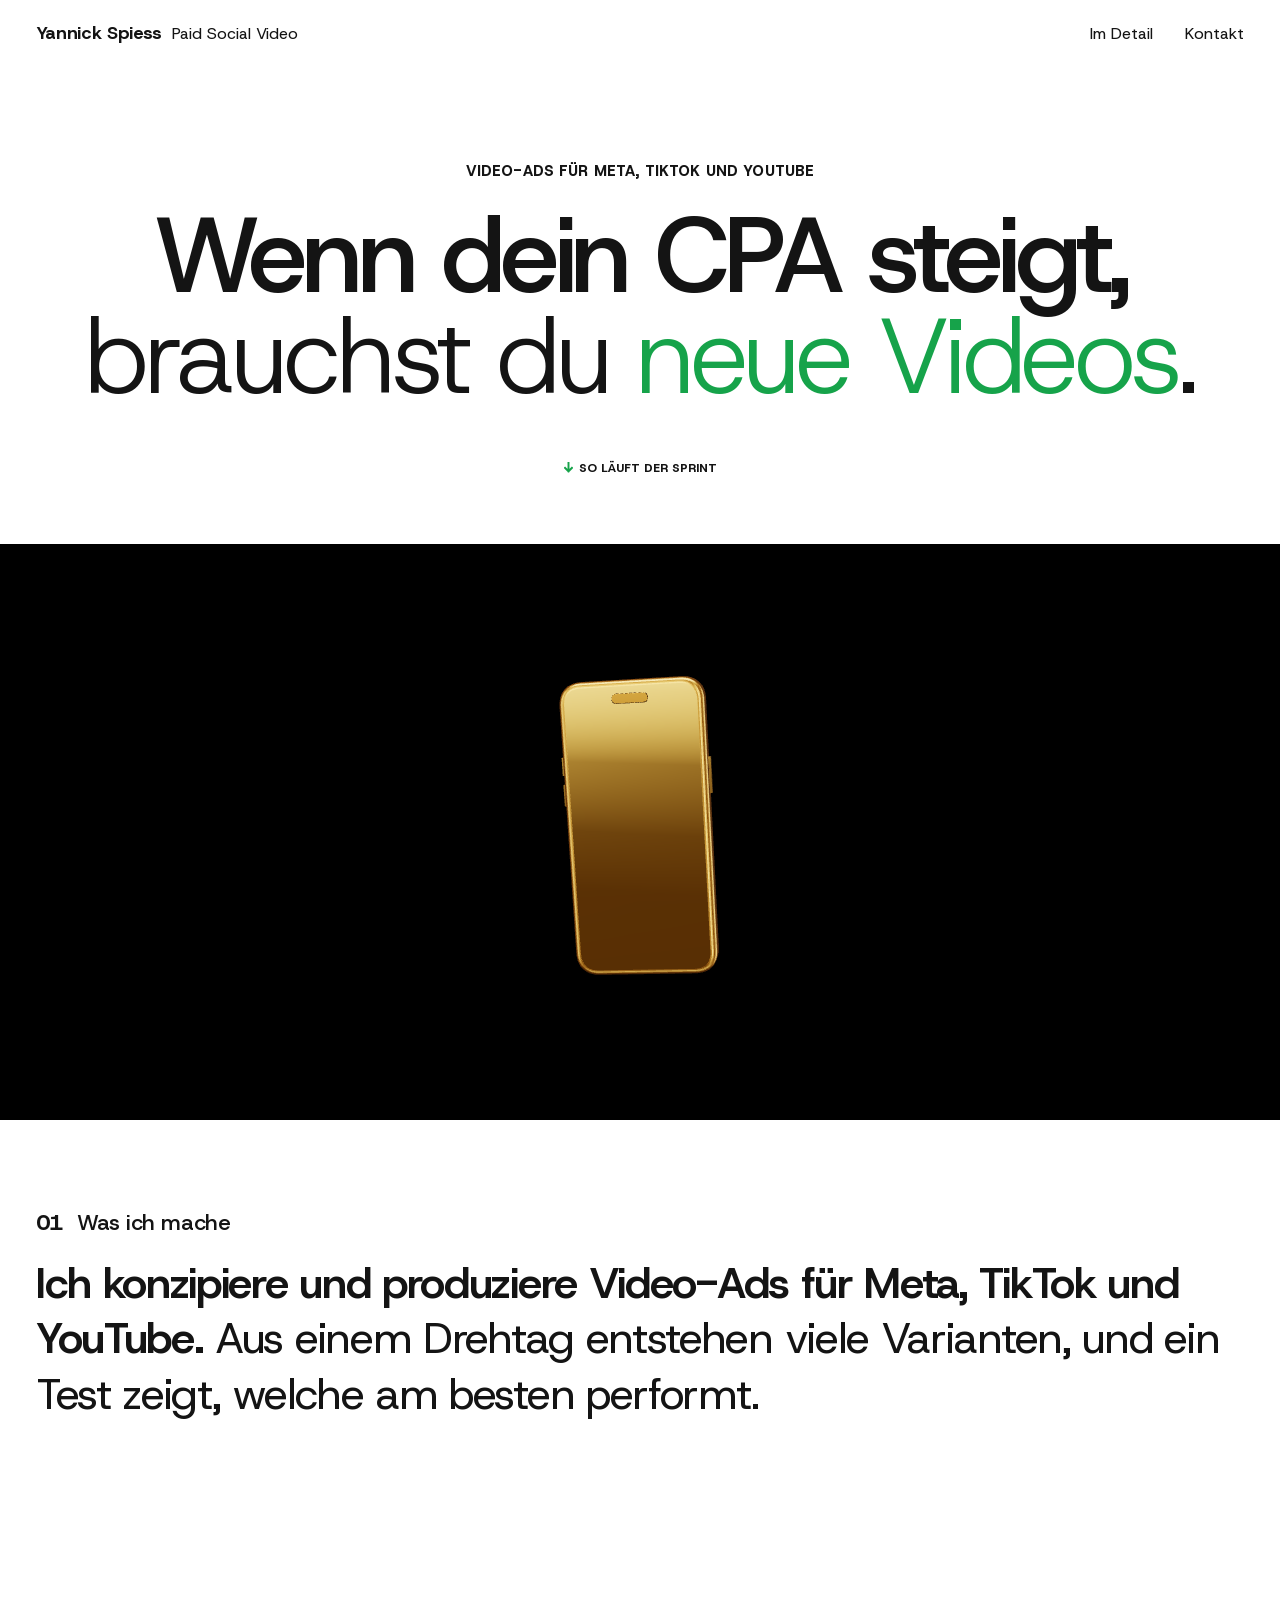
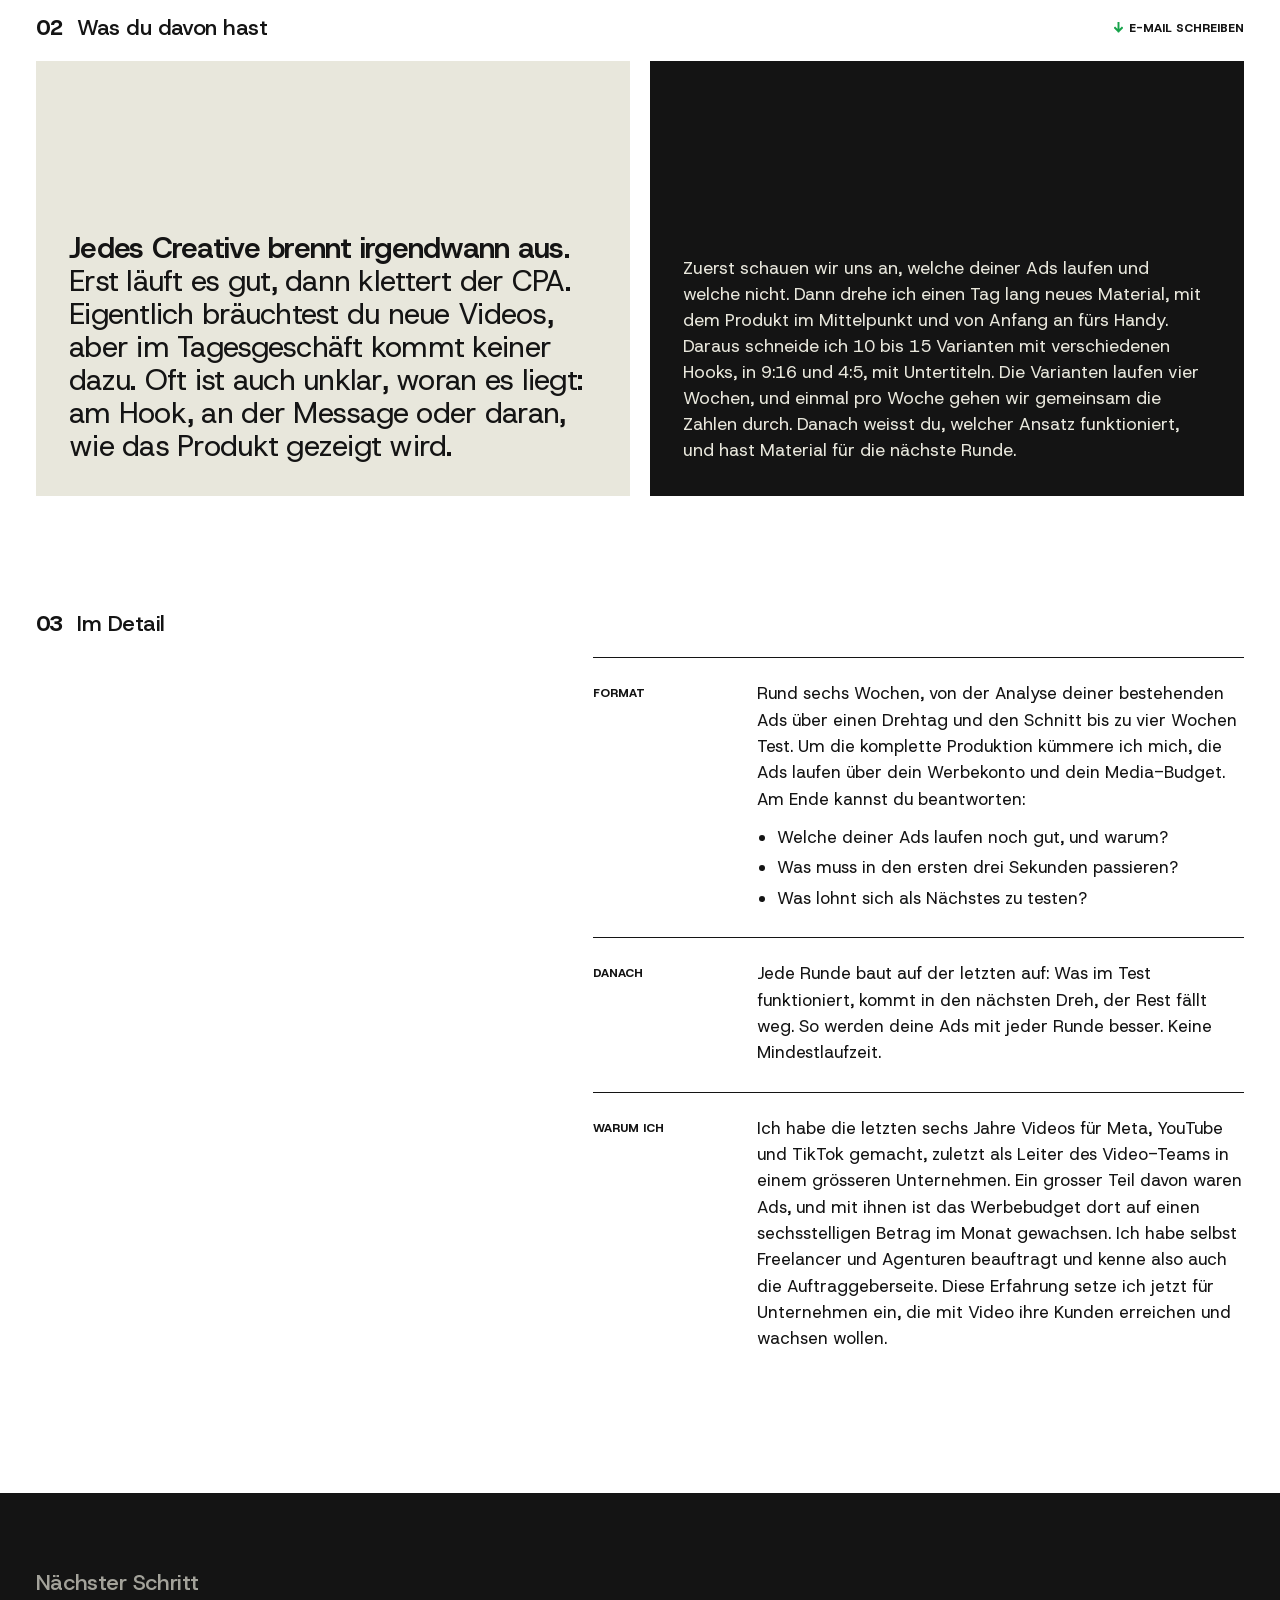
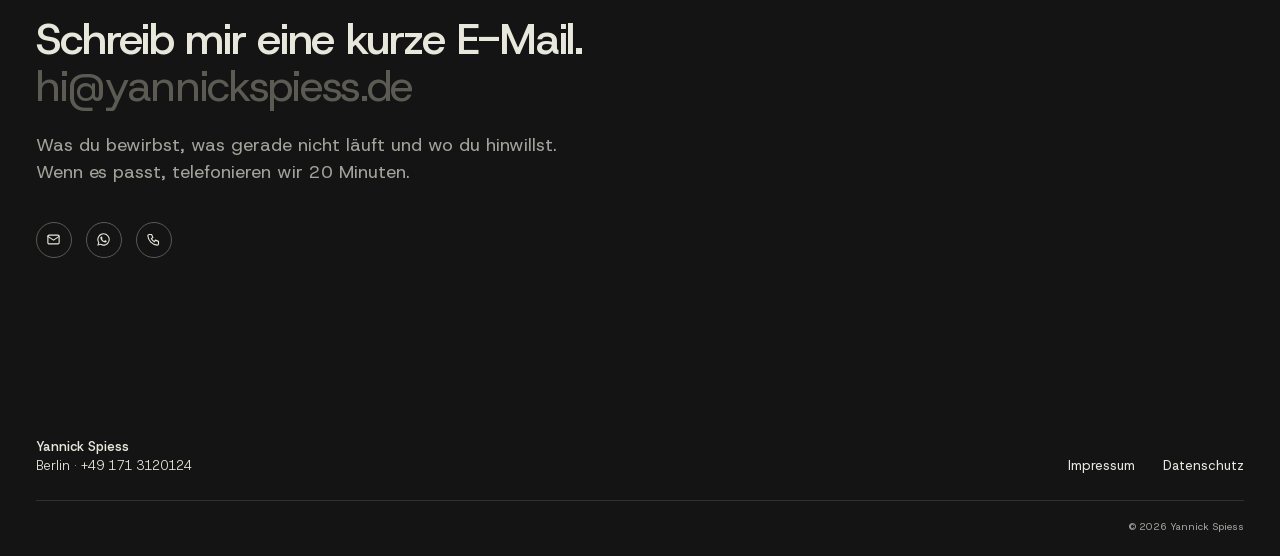
<file: index.html>
<!doctype html>
<html lang="de">
<head>
<meta charset="utf-8">
<meta name="viewport" content="width=device-width, initial-scale=1">
<title>Wenn dein CPA steigt, brauchst du neue Videos — Yannick Spiess</title>
<meta name="description" content="Video-Ads für Meta, TikTok und YouTube: aus einem Drehtag viele Varianten, und ein Test zeigt, welche am besten performt.">
<meta property="og:type" content="website">
<meta property="og:title" content="Wenn dein CPA steigt, brauchst du neue Videos.">
<meta property="og:description" content="Video-Ads für Meta, TikTok und YouTube, von Yannick Spiess.">
<meta property="og:url" content="https://yannickspiess.de/">
<link rel="canonical" href="https://yannickspiess.de/">
<meta property="og:locale" content="de_DE">
<link rel="icon" href="./favicon.svg" type="image/svg+xml">
<script>document.documentElement.classList.add('js');</script>
<style>
  /* Host Grotesk (300–800), OFL, self-hosted — no requests to Google. three.js is self-hosted in /vendor. */
  @font-face {
    font-family: 'Host Grotesk';
    font-style: normal;
    font-weight: 300 800;
    font-display: swap;
    src: url(./fonts/HostGrotesk-var-latin.woff2) format('woff2');
  }

  :root {
    --head-gap: 20px;
    --paper: #FFFFFF;
    --ink: #141414;
    --black: #000000;
    --night: #141414;
    --cream: #E8E7DC;
    --stone: #5B5B54;
    --mist: #A3A29A;
    --green: #16A34A;
    --sans: 'Host Grotesk', system-ui, -apple-system, sans-serif;
    --gutter: clamp(16px, 2.8vw, 40px);
    --frame: 1440px;
    --side: max(var(--gutter), (100vw - var(--frame)) / 2);
  }
  * { box-sizing: border-box; }
  html { -webkit-text-size-adjust: 100%; scroll-behavior: smooth; }
  body {
    margin: 0;
    background: var(--paper);
    color: var(--ink);
    font-family: var(--sans);
    font-size: 16px;
    line-height: 1.5;
    -webkit-font-smoothing: antialiased;
  }
  a { color: inherit; }

  .eyebrow {
    margin: 0;
    font-size: 12px;
    font-weight: 800;
    letter-spacing: 0.01em;
    text-transform: uppercase;
  }
  .d-only { display: none; }
  @media (min-width: 601px) {
    .eyebrow { font-size: 15px; }
    .m-only { display: none; }
    .d-only { display: inline; }
  }
  .dot {
    display: inline-flex;
    align-items: center;
    gap: 6px;
    font-size: 12px;
    font-weight: 800;
    text-transform: uppercase;
    text-decoration: none;
  }
  .dot::before { content: ""; width: 7px; height: 7px; border-radius: 50%; background: currentColor; }
  .dot:hover { color: var(--green); }

  /* Pinned header on a blurred bar; switches to dark over the black areas. */
  header {
    position: fixed;
    inset: 0 0 auto 0;
    z-index: 10;
    display: flex;
    justify-content: space-between;
    align-items: center;
    padding: 20px var(--side);
    color: var(--ink);
    background: rgba(255,255,255,0.72);
    -webkit-backdrop-filter: blur(16px) saturate(1.4);
    backdrop-filter: blur(16px) saturate(1.4);
    font-size: 16px;
    transition: background .25s, color .25s;
  }
  header.dark { color: var(--cream); background: rgba(20,20,20,0.6); }
  header a { text-decoration: none; }
  header .name { font-size: 18px; font-weight: 700; letter-spacing: -0.02em; }
  header .role { font-size: 16px; font-weight: 400; letter-spacing: 0; margin-left: 10px; white-space: nowrap; }
  header nav { display: flex; gap: 32px; }

  /* Hero: giant grotesk line, script line laid across it. */
  .hero {
    padding: clamp(120px, 13vw, 160px) var(--side) clamp(40px, 5vw, 64px);
    text-align: center;
  }
  .hero h1 { margin: 22px 0 0; font-weight: 500; }
  .hero .g, .hero .s {
    display: block;
    white-space: nowrap;
    font-size: var(--hs, clamp(30px, 7.6vw, 150px));
    line-height: 0.95;
    letter-spacing: -0.05em;
  }
  .hero .s { font-weight: 300; }
  .hero br.m { display: none; }
  /* Phones: three lines (Wenn dein CPA / steigt, brauchst / du neue Videos.) so the type stays big. */
  @media (max-width: 600px) {
    .hero h1 { white-space: nowrap; }
    .hero .g, .hero .s { display: inline; }
    .hero br.m { display: inline; }
  }
  .hero .s em { font-style: normal; color: var(--green); }
  .hero .dot { margin-top: clamp(36px, 4vw, 56px); }
  /* Jump links: bold green down arrow instead of the dot. */
  .dot::before {
    width: 9px; height: 11px; border-radius: 0; background: var(--green);
    -webkit-mask: url("data:image/svg+xml,%3Csvg xmlns='http://www.w3.org/2000/svg' viewBox='0 0 12 14'%3E%3Cpath d='M6 1v11M1.5 7.5 6 12l4.5-4.5' fill='none' stroke='black' stroke-width='2.6' stroke-linecap='square'/%3E%3C/svg%3E") center / contain no-repeat;
    mask: url("data:image/svg+xml,%3Csvg xmlns='http://www.w3.org/2000/svg' viewBox='0 0 12 14'%3E%3Cpath d='M6 1v11M1.5 7.5 6 12l4.5-4.5' fill='none' stroke='black' stroke-width='2.6' stroke-linecap='square'/%3E%3C/svg%3E") center / contain no-repeat;
  }

  /* Black band with a rotating gold phone (three.js, self-hosted). */
  .band {
    position: relative;
    /* 16:9, but never taller than about two thirds of the window; the black always runs full width */
    height: min(56.25vw, 64svh);
    background: var(--black);
    overflow: hidden;
  }
  .band canvas { position: absolute; inset: 0; width: 100%; height: 100%; display: block; }
  .band.nogl { display: none; }

  .block { padding: clamp(72px, 9vw, 128px) var(--side); }
  .sechead {
    margin: 0;
    display: flex;
    align-items: baseline;
    gap: 14px;
    font-size: clamp(20px, 1.7vw, 24px);
    font-weight: 500;
    line-height: 1.2;
    letter-spacing: -0.02em;
  }
  .sechead b { font-weight: 800; font-variant-numeric: tabular-nums; }
  .statement {
    margin: var(--head-gap) 0 0;
    max-width: 1240px;
    font-size: clamp(28px, 3.4vw, 48px);
    font-weight: 400;
    line-height: 1.28;
    letter-spacing: -0.03em;
  }
  .statement strong { font-weight: 600; }
  .block.roomy { padding-top: clamp(56px, 7vw, 104px); padding-bottom: clamp(120px, 15vw, 220px); }

  /* Two cards, like a project pair. */
  .rowhead { display: flex; justify-content: space-between; align-items: center; margin-bottom: var(--head-gap); }
  .cards { display: grid; grid-template-columns: 1fr 1fr; gap: 20px; }
  .card {
    display: flex;
    flex-direction: column;
    justify-content: flex-end;
    min-height: clamp(380px, 34vw, 520px);
    padding: clamp(24px, 2.6vw, 40px);
  }
  .card p { margin: 0; }
  .card.one { background: var(--cream); }
  .card.one p { font-size: clamp(24px, 2.3vw, 34px); line-height: 1.12; letter-spacing: -0.025em; }
  .card.one strong { font-weight: 600; }
  .card.two { background: var(--night); color: var(--cream); }
  .card.two p { font-size: clamp(17px, 1.35vw, 20px); line-height: 1.5; max-width: 560px; }

  /* Details: label top left, the text sits low and right, with air around it. */
  .details { display: grid; grid-template-columns: 1fr 1.25fr; gap: var(--head-gap) var(--gutter); }
  .details .sechead { grid-column: 1 / -1; }
  .details dl { grid-column: 2; margin: 0; }
  .details .item { display: grid; grid-template-columns: 140px 1fr; gap: 16px 24px; padding: 22px 0 26px; border-top: 1px solid var(--ink); }
  .details dt { font-size: 12px; font-weight: 800; text-transform: uppercase; padding-top: 4px; }
  .details dd { margin: 0; font-size: 17px; line-height: 1.55; max-width: 600px; }
  .questions { margin: 12px 0 0; padding-left: 1.2em; }
  .questions li { margin-top: 4px; }

  /* Contact, as a footer. */
  .contact {
    background: var(--night);
    color: var(--cream);
    padding: clamp(56px, 6vw, 80px) var(--side) 0;
  }
  .contact .sechead { color: var(--mist); margin-bottom: var(--head-gap); }
  .contact .big {
    margin: 0;
    font-size: clamp(34px, 3.4vw, 48px);
    font-weight: 500;
    line-height: 1.08;
    letter-spacing: -0.03em;
  }
  .contact .mail {
    display: inline-block;
    font-size: clamp(26px, 3.4vw, 48px);
    font-weight: 400;
    line-height: 1.08;
    letter-spacing: -0.03em;
    color: var(--stone);
    text-decoration: none;
    transition: color .15s;
    word-break: break-word;
  }
  .contact .mail:hover { color: var(--green); }
  .contact .lede { margin: 22px 0 0; max-width: 560px; font-size: 18px; line-height: 1.5; color: var(--mist); }
  .icons { display: flex; gap: 14px; margin-top: 36px; }
  .icons a {
    display: grid; place-items: center;
    width: 36px; height: 36px;
    border: 1px solid var(--stone);
    border-radius: 50%;
    transition: border-color .15s, color .15s;
  }
  .icons a:hover { border-color: var(--green); color: var(--green); }
  .icons svg { width: 15px; height: 15px; }
  .foot {
    display: flex;
    flex-wrap: wrap;
    justify-content: space-between;
    align-items: flex-end;
    gap: 16px 24px;
    margin-top: clamp(120px, 14vw, 200px);
    padding-bottom: 24px;
    font-size: 13px;
  }
  .foot .who strong { display: block; font-weight: 500; }
  .foot .who span { font-weight: 300; }
  .foot nav { display: flex; gap: 28px; }
  .foot a { text-decoration: none; }
  .foot a:hover { color: var(--green); }
  .legal {
    display: flex;
    justify-content: flex-end;
    padding: 18px 0 22px;
    border-top: 1px solid rgba(255,255,255,0.12);
    font-size: 10px;
    color: var(--mist);
  }

  /* Reveal on scroll, only when JS runs and motion is welcome. */
  @media (prefers-reduced-motion: no-preference) {
    .js [data-reveal] { opacity: 0; transform: translateY(28px); transition: opacity .9s ease, transform .9s cubic-bezier(.2,.7,.2,1); }
    .js [data-reveal].in { opacity: 1; transform: none; }
  }
  @media (prefers-reduced-motion: reduce) {
    html { scroll-behavior: auto; }
  }

  @media (max-width: 900px) {
    .cards { grid-template-columns: 1fr; }
    .card { min-height: 0; }
    .details { grid-template-columns: 1fr; }
    .details dl { grid-column: 1; }
  }
  @media (max-width: 560px) {
    header nav { gap: 18px; }
    header .role { font-size: 15px; margin-left: 8px; }
    header nav .hide-sm { display: none; }
    .details .item { grid-template-columns: 1fr; gap: 10px; }
  }
</style>
</head>
<body>

<header>
  <span class="name">Yannick Spiess<span class="role">Paid Social Video</span></span>
  <nav>
    <a class="hide-sm" href="#details">Im Detail</a>
    <a href="#kontakt">Kontakt</a>
  </nav>
</header>

<main>
  <section class="hero">
    <p class="eyebrow">Video-Ads für <span class="m-only">Meta und TikTok</span><span class="d-only">Meta, TikTok und YouTube</span></p>
    <h1>
      <span class="g">Wenn dein CPA<br class="m"> steigt,</span>
      <span class="s">brauchst<br class="m"> du <em>neue Videos</em>.</span>
    </h1>
    <a class="dot" href="#sprint">So läuft der Sprint</a>
  </section>

  <div class="band" aria-hidden="true"><canvas></canvas></div>

  <section class="block roomy">
    <h2 class="sechead"><b>01</b>Was ich mache</h2>
    <p class="statement" data-reveal><strong>Ich konzipiere und produziere Video-Ads für <span class="m-only">Meta und TikTok</span><span class="d-only">Meta, TikTok und YouTube</span>.</strong> Aus einem Drehtag entstehen viele Varianten, und ein Test zeigt, welche am besten performt.</p>
  </section>

  <section class="block" id="sprint" style="padding-top:0;scroll-margin-top:110px">
    <div class="rowhead">
      <h2 class="sechead"><b>02</b>Was du davon hast</h2>
      <a class="dot" href="#kontakt">E-Mail schreiben</a>
    </div>
    <div class="cards">
      <div class="card one" data-reveal>
        <p><strong>Jedes Creative brennt irgendwann aus.</strong> Erst läuft es gut, dann klettert der CPA. Eigentlich bräuchtest du neue Videos, aber im Tagesgeschäft kommt keiner dazu. Oft ist auch unklar, woran es liegt: am Hook, an der Message oder daran, wie das Produkt gezeigt wird.</p>
      </div>
      <div class="card two" data-reveal>
        <p>Zuerst schauen wir uns an, welche deiner Ads laufen und welche nicht. Dann drehe ich einen Tag lang neues Material, mit dem Produkt im Mittelpunkt und von Anfang an fürs Handy. Daraus schneide ich 10 bis 15 Varianten mit verschiedenen Hooks, in 9:16 und 4:5, mit Untertiteln. Die Varianten laufen vier Wochen, und einmal pro Woche gehen wir gemeinsam die Zahlen durch. Danach weisst du, welcher Ansatz funktioniert, und hast Material für die nächste Runde.</p>
      </div>
    </div>
  </section>

  <section class="block details" id="details" style="padding-top:0">
    <h2 class="sechead"><b>03</b>Im Detail</h2>
    <dl>
      <div class="item" data-reveal>
        <dt>Format</dt>
        <dd>
          Rund sechs Wochen, von der Analyse deiner bestehenden Ads über einen Drehtag und den Schnitt bis zu vier Wochen Test. Um die komplette Produktion kümmere ich mich, die Ads laufen über dein Werbekonto und dein Media-Budget. Am Ende kannst du beantworten:
          <ul class="questions">
            <li>Welche deiner Ads laufen noch gut, und warum?</li>
            <li>Was muss in den ersten drei Sekunden passieren?</li>
            <li>Was lohnt sich als Nächstes zu testen?</li>
          </ul>
        </dd>
      </div>
      <div class="item" data-reveal>
        <dt>Danach</dt>
        <dd>Jede Runde baut auf der letzten auf: Was im Test funktioniert, kommt in den nächsten Dreh, der Rest fällt weg. So werden deine Ads mit jeder Runde besser. Keine Mindestlaufzeit.</dd>
      </div>
      <div class="item" data-reveal>
        <dt>Warum ich</dt>
        <dd>Ich habe die letzten sechs Jahre Videos für Meta, YouTube und TikTok gemacht, zuletzt als Leiter des Video-Teams in einem grösseren Unternehmen. Ein grosser Teil davon waren Ads, und mit ihnen ist das Werbebudget dort auf einen sechsstelligen Betrag im Monat gewachsen. Ich habe selbst Freelancer und Agenturen beauftragt und kenne also auch die Auftraggeberseite. Diese Erfahrung setze ich jetzt für Unternehmen ein, die mit Video ihre Kunden erreichen und wachsen wollen.</dd>
      </div>
    </dl>
  </section>
</main>

<footer class="contact" id="kontakt">
  <h2 class="sechead">Nächster Schritt</h2>
  <p class="big">Schreib mir eine kurze E-Mail.</p>
  <a class="mail" href="mailto:hi@yannickspiess.de?subject=Video-Ads%20f%C3%BCr%20Meta%2C%20TikTok%20und%20YouTube">hi@yannickspiess.de</a>
  <p class="lede">Was du bewirbst, was gerade nicht läuft und wo du hinwillst. Wenn es passt, telefonieren wir 20&nbsp;Minuten.</p>
  <div class="icons">
    <a href="mailto:hi@yannickspiess.de?subject=Video-Ads%20f%C3%BCr%20Meta%2C%20TikTok%20und%20YouTube" aria-label="E-Mail schreiben">
      <svg viewBox="0 0 24 24" fill="none" stroke="currentColor" stroke-width="1.8" stroke-linecap="round" stroke-linejoin="round"><rect x="3" y="5" width="18" height="14" rx="2"/><path d="m3 7 9 6 9-6"/></svg>
    </a>
    <a href="https://wa.me/491713120124" aria-label="WhatsApp: +49 171 3120124">
      <svg viewBox="0 0 24 24" fill="currentColor"><path d="M12.04 2a9.9 9.9 0 0 0-8.5 14.98L2 22l5.16-1.5A9.9 9.9 0 1 0 12.04 2Zm0 18.1a8.2 8.2 0 0 1-4.18-1.15l-.3-.18-3.07.89.9-2.99-.2-.31a8.2 8.2 0 1 1 6.85 3.74Zm4.5-6.14c-.25-.12-1.46-.72-1.69-.8-.23-.08-.39-.12-.56.12-.16.25-.64.8-.78.97-.14.16-.29.18-.54.06a6.7 6.7 0 0 1-1.97-1.22 7.4 7.4 0 0 1-1.37-1.7c-.14-.25-.02-.38.11-.5.11-.11.25-.29.37-.43.12-.15.16-.25.25-.41.08-.17.04-.31-.02-.43-.06-.13-.56-1.35-.77-1.85-.2-.48-.4-.42-.56-.42h-.47a.9.9 0 0 0-.66.31 2.8 2.8 0 0 0-.87 2.07c0 1.22.89 2.4 1.01 2.57.13.16 1.75 2.67 4.24 3.74.59.26 1.05.41 1.41.52.6.19 1.14.16 1.56.1.48-.07 1.46-.6 1.67-1.18.2-.58.2-1.08.14-1.18-.06-.1-.22-.17-.47-.29Z"/></svg>
    </a>
    <a href="tel:+491713120124" aria-label="Anrufen: +49 171 3120124">
      <svg viewBox="0 0 24 24" fill="none" stroke="currentColor" stroke-width="1.8" stroke-linecap="round" stroke-linejoin="round"><path d="M5 4h4l2 5-2.5 1.5a11 11 0 0 0 5 5L15 13l5 2v4a2 2 0 0 1-2 2A16 16 0 0 1 3 6a2 2 0 0 1 2-2"/></svg>
    </a>
  </div>
  <div class="foot">
    <div class="who"><strong>Yannick Spiess</strong><span>Berlin · +49 171 3120124</span></div>
    <nav>
      <a href="./impressum.html">Impressum</a>
      <a href="./datenschutz.html">Datenschutz</a>
    </nav>
  </div>
  <div class="legal">© 2026 Yannick Spiess</div>
</footer>

<script type="module" src="ads/phone.js?v=7"></script>
<script>
  (function () {
    // Size both headline lines so the longer one fills the width on a single line.
    var hero = document.querySelector('.hero'), lines = hero.querySelectorAll('.g, .s');
    function fit() {
      hero.style.setProperty('--hs', '100px');
      var avail = hero.clientWidth - 2 * parseFloat(getComputedStyle(hero).paddingLeft);
      var h1 = hero.querySelector('h1');
      h1.style.width = 'max-content';
      var widest = h1.getBoundingClientRect().width;
      h1.style.width = '';
      hero.style.setProperty('--hs', Math.min(150, 100 * avail / widest* 0.92) + 'px');
    }
    fit();
    if (document.fonts) document.fonts.ready.then(fit);
    window.addEventListener('resize', fit);

    // Dark header over the black band and the footer.
    var header = document.querySelector('header'), darks = document.querySelectorAll('.band, .contact');
    function theme() {
      var y = header.offsetHeight / 2, dark = false;
      darks.forEach(function (d) { var r = d.getBoundingClientRect(); if (r.top <= y && r.bottom >= y) dark = true; });
      header.classList.toggle('dark', dark);
    }
    theme();
    window.addEventListener('scroll', theme, { passive: true });
  })();

  (function () {
    var els = document.querySelectorAll('[data-reveal]');
    if (!('IntersectionObserver' in window)) { els.forEach(function (e) { e.classList.add('in'); }); return; }
    var io = new IntersectionObserver(function (entries) {
      entries.forEach(function (en) { if (en.isIntersecting) { en.target.classList.add('in'); io.unobserve(en.target); } });
    }, { rootMargin: '0px 0px -8% 0px' });
    els.forEach(function (e) { io.observe(e); });
  })();
</script>
</body>
</html>
</file>
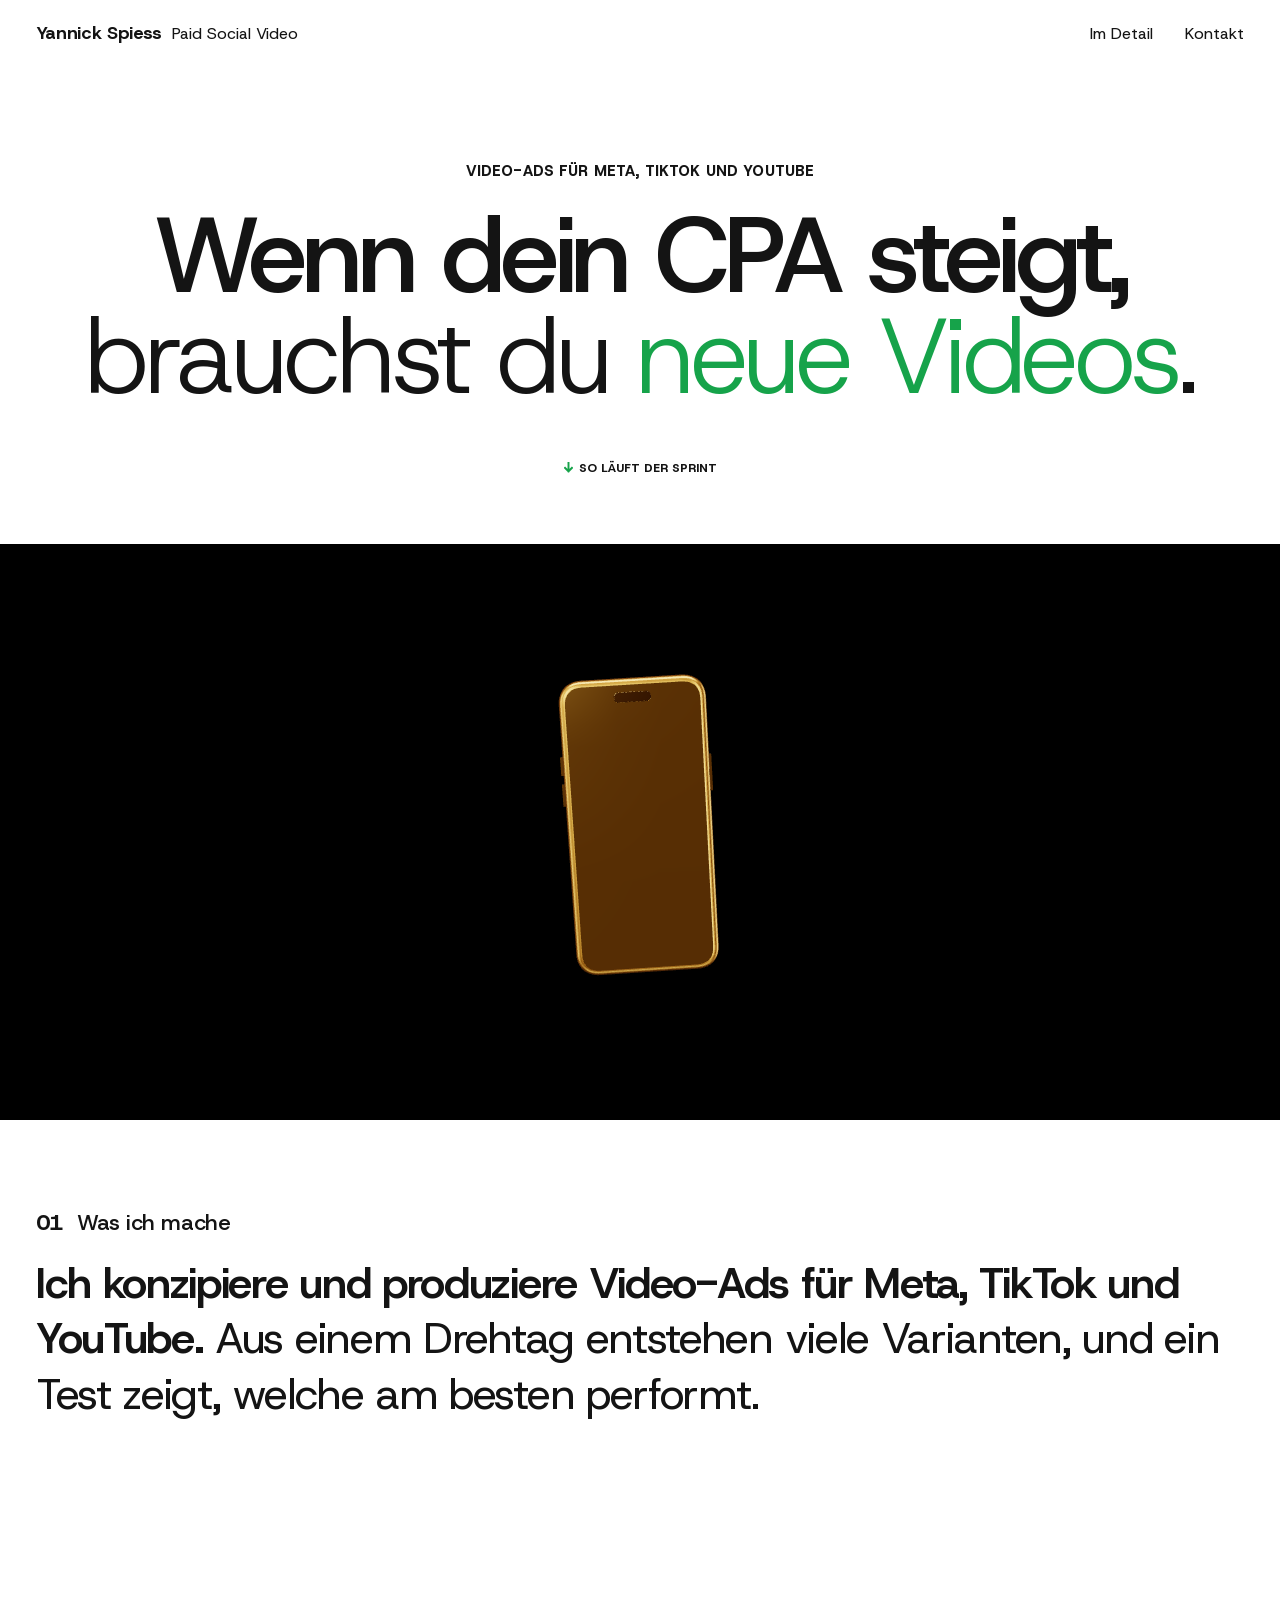
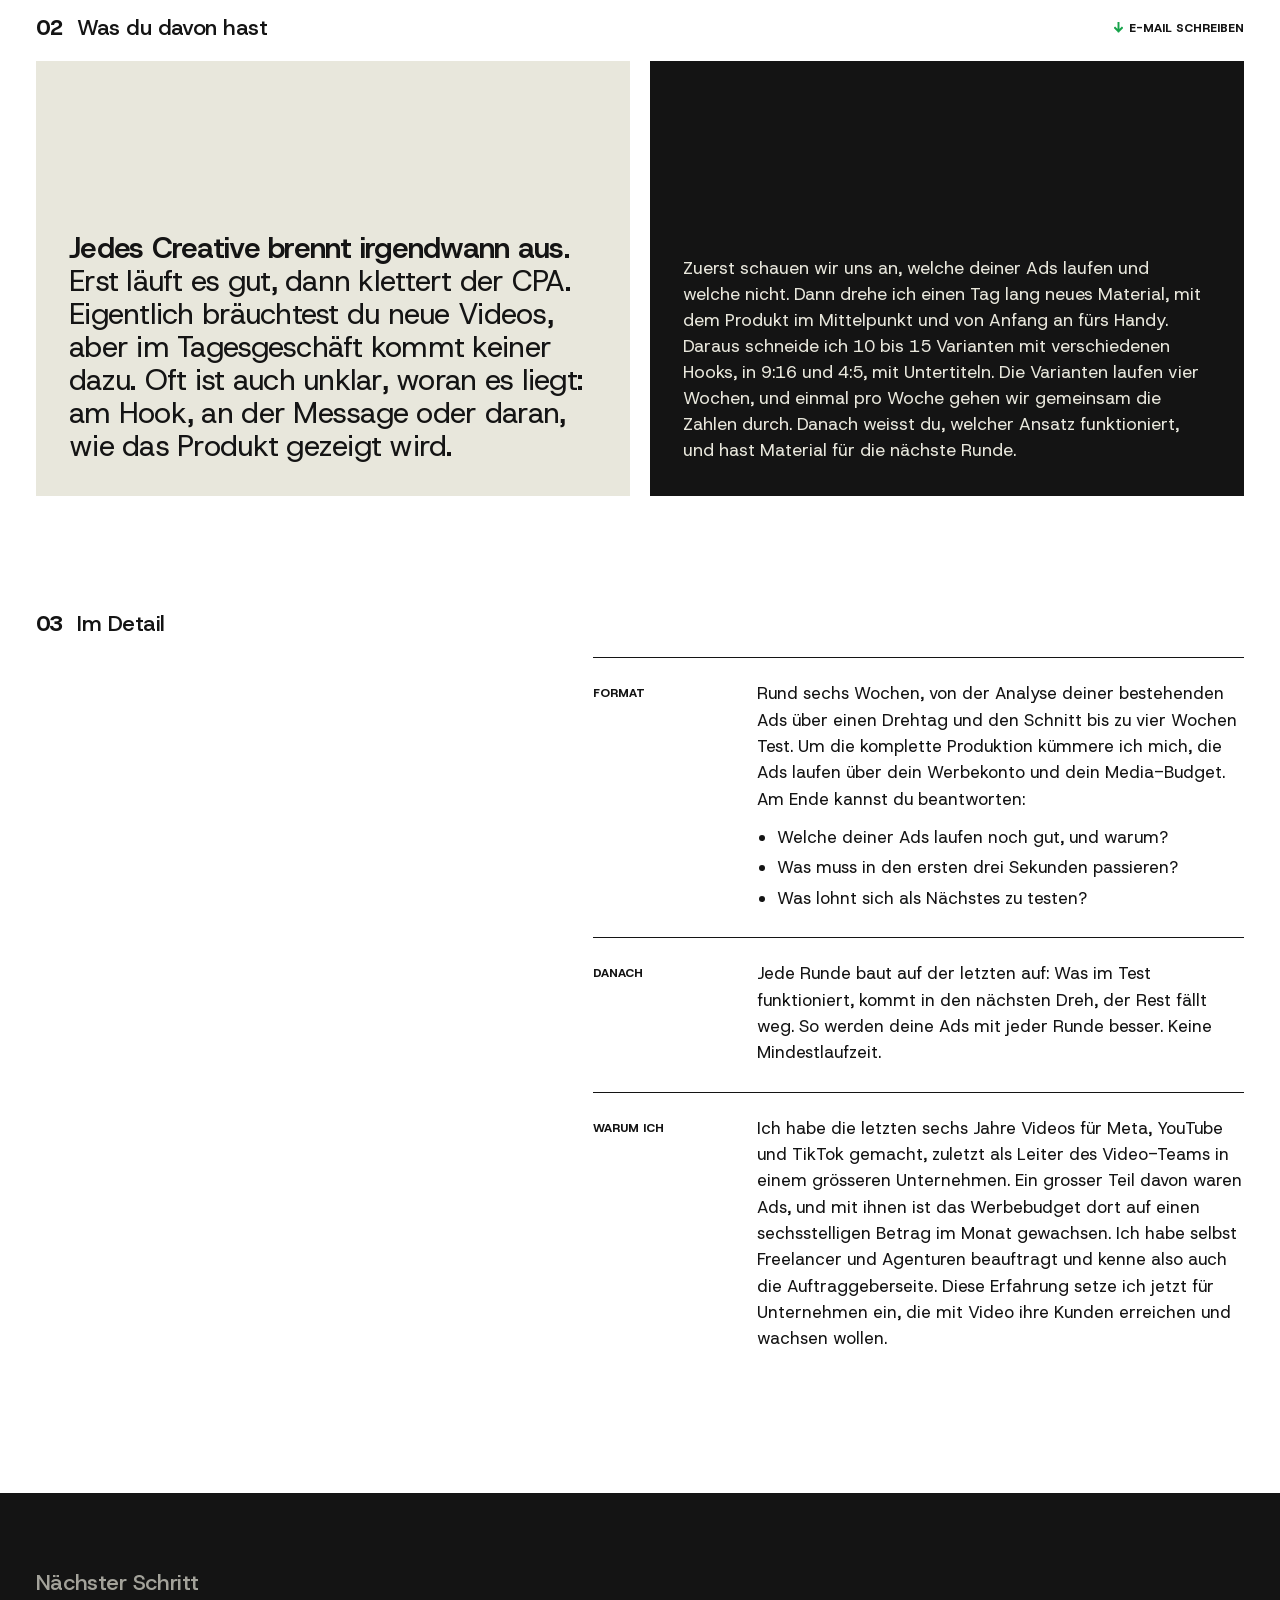
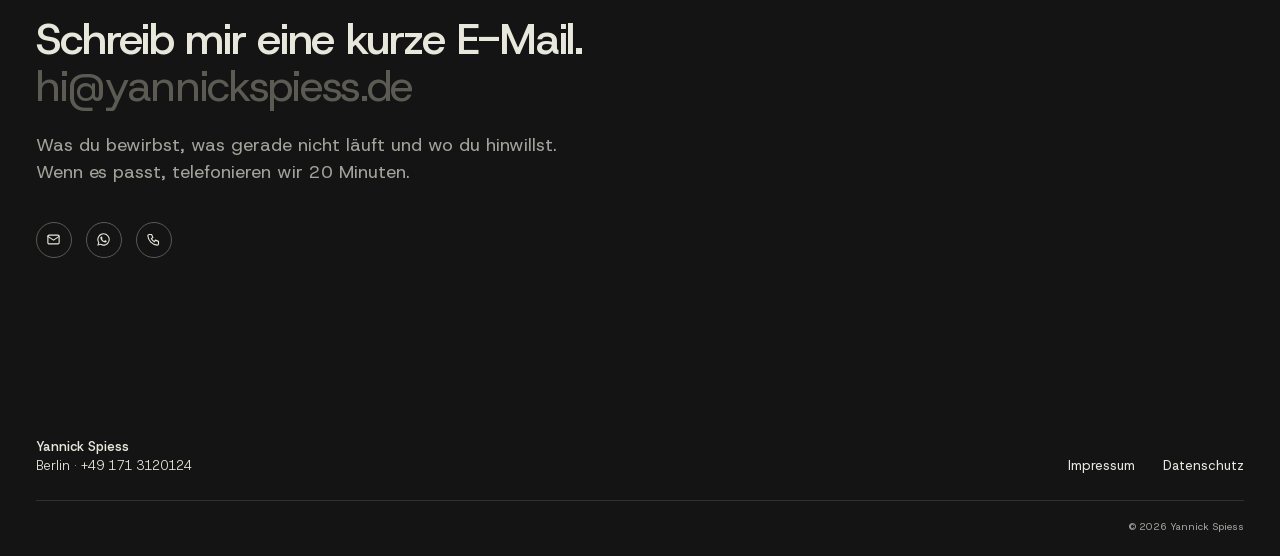
<file: ads/index.html>
<!doctype html>
<html lang="de">
<head>
<meta charset="utf-8">
<title>Yannick Spiess</title>
<meta name="robots" content="noindex">
<link rel="canonical" href="https://yannickspiess.de/">
<meta http-equiv="refresh" content="0; url=/">
<script>location.replace('/' + location.hash);</script>
</head>
<body>
<p><a href="/">Weiter zu yannickspiess.de</a></p>
</body>
</html>
</file>
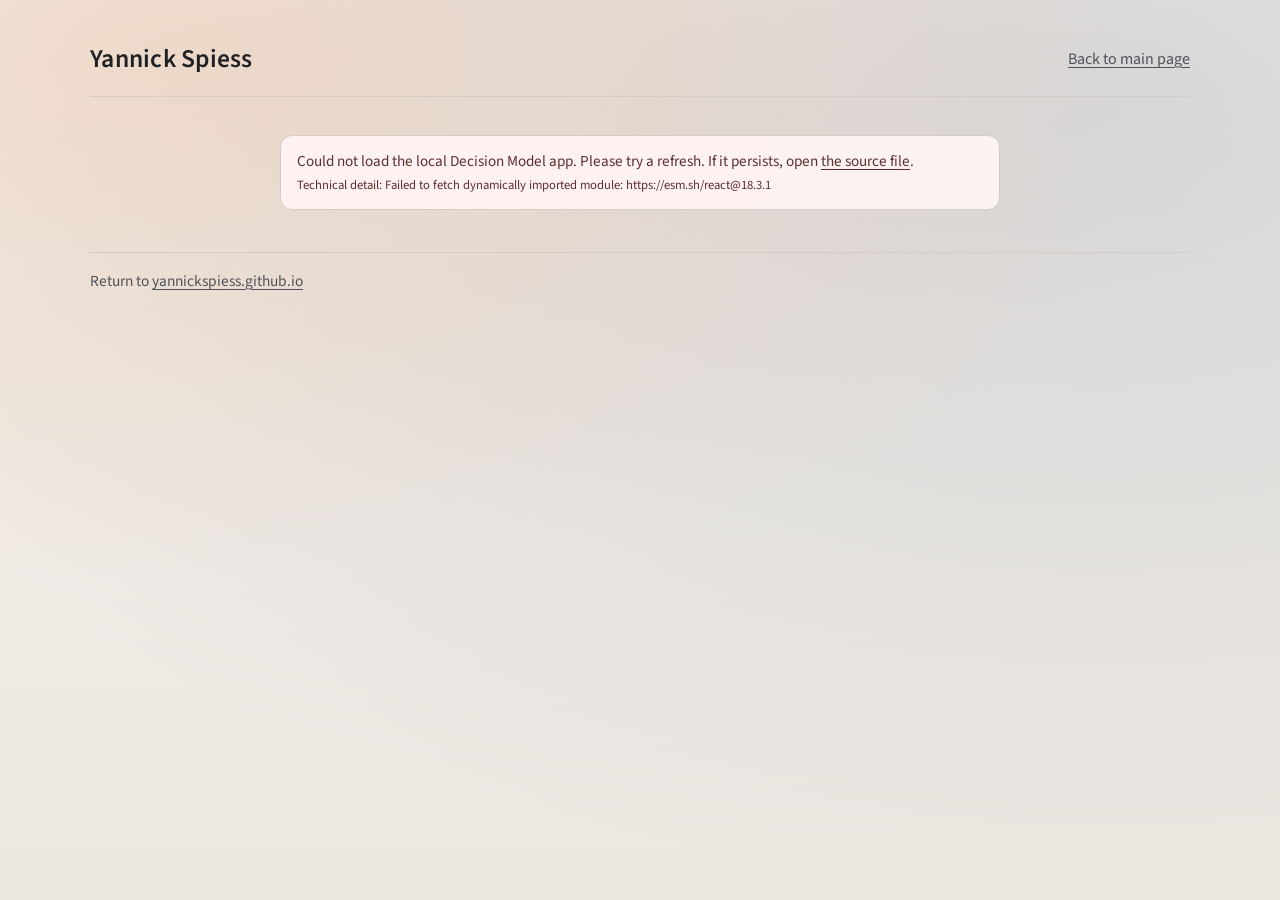
<file: decision-model/index.html>
<!doctype html>
<html lang="en">
  <head>
    <meta charset="UTF-8" />
    <meta name="viewport" content="width=device-width, initial-scale=1.0" />
    <title>Decision Model | Yannick Spiess</title>
    <link rel="preconnect" href="https://fonts.googleapis.com" />
    <link rel="preconnect" href="https://fonts.gstatic.com" crossorigin />
    <link
      href="https://fonts.googleapis.com/css2?family=Source+Sans+3:wght@400;500;600;700&display=swap"
      rel="stylesheet"
    />
    <style>
      :root {
        color-scheme: light;
        --bg-paper: #f6f3ed;
        --bg-shell: #ece7e0;
        --ink: #202125;
        --ink-muted: #50525b;
        --line: #d3cdc5;
      }

      * {
        box-sizing: border-box;
      }

      html,
      body {
        min-height: 100%;
      }

      body {
        margin: 0;
        font-family: "Source Sans 3", "Segoe UI", sans-serif;
        color: var(--ink);
        background:
          radial-gradient(130% 90% at 15% 6%, rgba(240, 184, 145, 0.35), transparent 65%),
          radial-gradient(150% 120% at 86% 12%, rgba(114, 129, 158, 0.24), transparent 72%),
          linear-gradient(180deg, var(--bg-paper) 0%, var(--bg-shell) 100%);
      }

      a {
        color: inherit;
      }

      .page {
        width: min(1100px, calc(100% - 2.75rem));
        margin: 0 auto;
        padding: clamp(1.15rem, 2vw, 1.75rem) 0 clamp(2rem, 4vw, 3rem);
      }

      #site-header {
        display: flex;
        align-items: center;
        justify-content: space-between;
        gap: 1rem;
        padding: 0.95rem 0 1.2rem;
        border-bottom: 1px solid var(--line);
      }

      .brand {
        text-decoration: none;
        font-size: clamp(1.4rem, 2vw, 1.8rem);
        font-weight: 600;
        letter-spacing: 0.01em;
      }

      .back-link {
        text-decoration-thickness: 1px;
        text-underline-offset: 3px;
        color: var(--ink-muted);
      }

      .back-link:hover,
      .back-link:focus-visible {
        color: var(--ink);
      }

      main {
        padding-top: clamp(1rem, 2vw, 1.4rem);
      }

      #app-status,
      #app-error {
        margin: 1rem auto;
        max-width: 720px;
        border: 1px solid var(--line);
        border-radius: 12px;
        padding: 0.85rem 1rem;
        font-size: 0.95rem;
        line-height: 1.5;
      }

      #app-status {
        color: var(--ink-muted);
        background: rgba(255, 255, 255, 0.52);
      }

      #app-error {
        color: #5d2f2f;
        background: rgba(255, 245, 245, 0.92);
      }

      #app-error a {
        text-decoration-thickness: 1px;
        text-underline-offset: 3px;
      }

      #site-footer {
        margin-top: clamp(1.8rem, 4vw, 2.6rem);
        padding-top: 1rem;
        border-top: 1px solid var(--line);
      }

      #site-footer p {
        margin: 0;
        color: var(--ink-muted);
        font-size: 0.96rem;
        line-height: 1.6;
      }

      #site-footer a {
        text-decoration-thickness: 1px;
        text-underline-offset: 3px;
      }

      #site-footer a:hover,
      #site-footer a:focus-visible {
        color: var(--ink);
      }

      @media (max-width: 760px) {
        .page {
          width: min(1100px, calc(100% - 2.4rem));
          padding: 1.4rem 0 2.5rem;
        }
      }

      @media (prefers-reduced-motion: reduce) {
        *,
        *::before,
        *::after {
          animation-duration: 0.001ms !important;
          animation-iteration-count: 1 !important;
          transition-duration: 0.001ms !important;
          scroll-behavior: auto !important;
        }
      }
    </style>
  </head>
  <body>
    <div class="page">
      <header id="site-header">
        <a class="brand" href="/">Yannick Spiess</a>
        <a class="back-link" href="/">Back to main page</a>
      </header>

      <main>
        <div id="app-status" role="status" aria-live="polite">Loading Decision Model…</div>
        <div id="app-error" role="alert" hidden></div>
        <div id="decision-model-app" hidden></div>
        <noscript>
          <div id="app-error">
            This page needs JavaScript to render the Decision Model.
          </div>
        </noscript>
      </main>

      <footer id="site-footer">
        <p>
          Return to
          <a href="/">yannickspiess.github.io</a>
        </p>
      </footer>
    </div>

    <script type="importmap">
      {
        "imports": {
          "react": "https://esm.sh/react@18.3.1",
          "react-dom/client": "https://esm.sh/react-dom@18.3.1/client",
          "react/jsx-runtime": "https://esm.sh/react@18.3.1/jsx-runtime"
        }
      }
    </script>
    <script type="module">
      const statusEl = document.getElementById("app-status");
      const errorEl = document.getElementById("app-error");
      const mountEl = document.getElementById("decision-model-app");

      function showError(message) {
        statusEl.hidden = true;
        errorEl.hidden = false;
        errorEl.innerHTML =
          "Could not load the local Decision Model app. " +
          "Please try a refresh. If it persists, open " +
          '<a href="/assets/decision-tree-v6.jsx" target="_blank" rel="noopener noreferrer">the source file</a>.' +
          "<br><small>Technical detail: " + message + "</small>";
      }

      async function mountDecisionModel() {
        try {
          const [reactModule, reactDomModule, appModule] = await Promise.all([
            import("react"),
            import("react-dom/client"),
            import("/assets/decision-tree-v6.js"),
          ]);

          if (!appModule || typeof appModule.default !== "function") {
            throw new Error("HourValueApp export missing.");
          }

          statusEl.hidden = true;
          mountEl.hidden = false;
          reactDomModule.createRoot(mountEl).render(reactModule.createElement(appModule.default));
        } catch (err) {
          console.error(err);
          showError(err && err.message ? err.message : "Unknown error");
        }
      }

      mountDecisionModel();
    </script>
  </body>
</html>
</file>
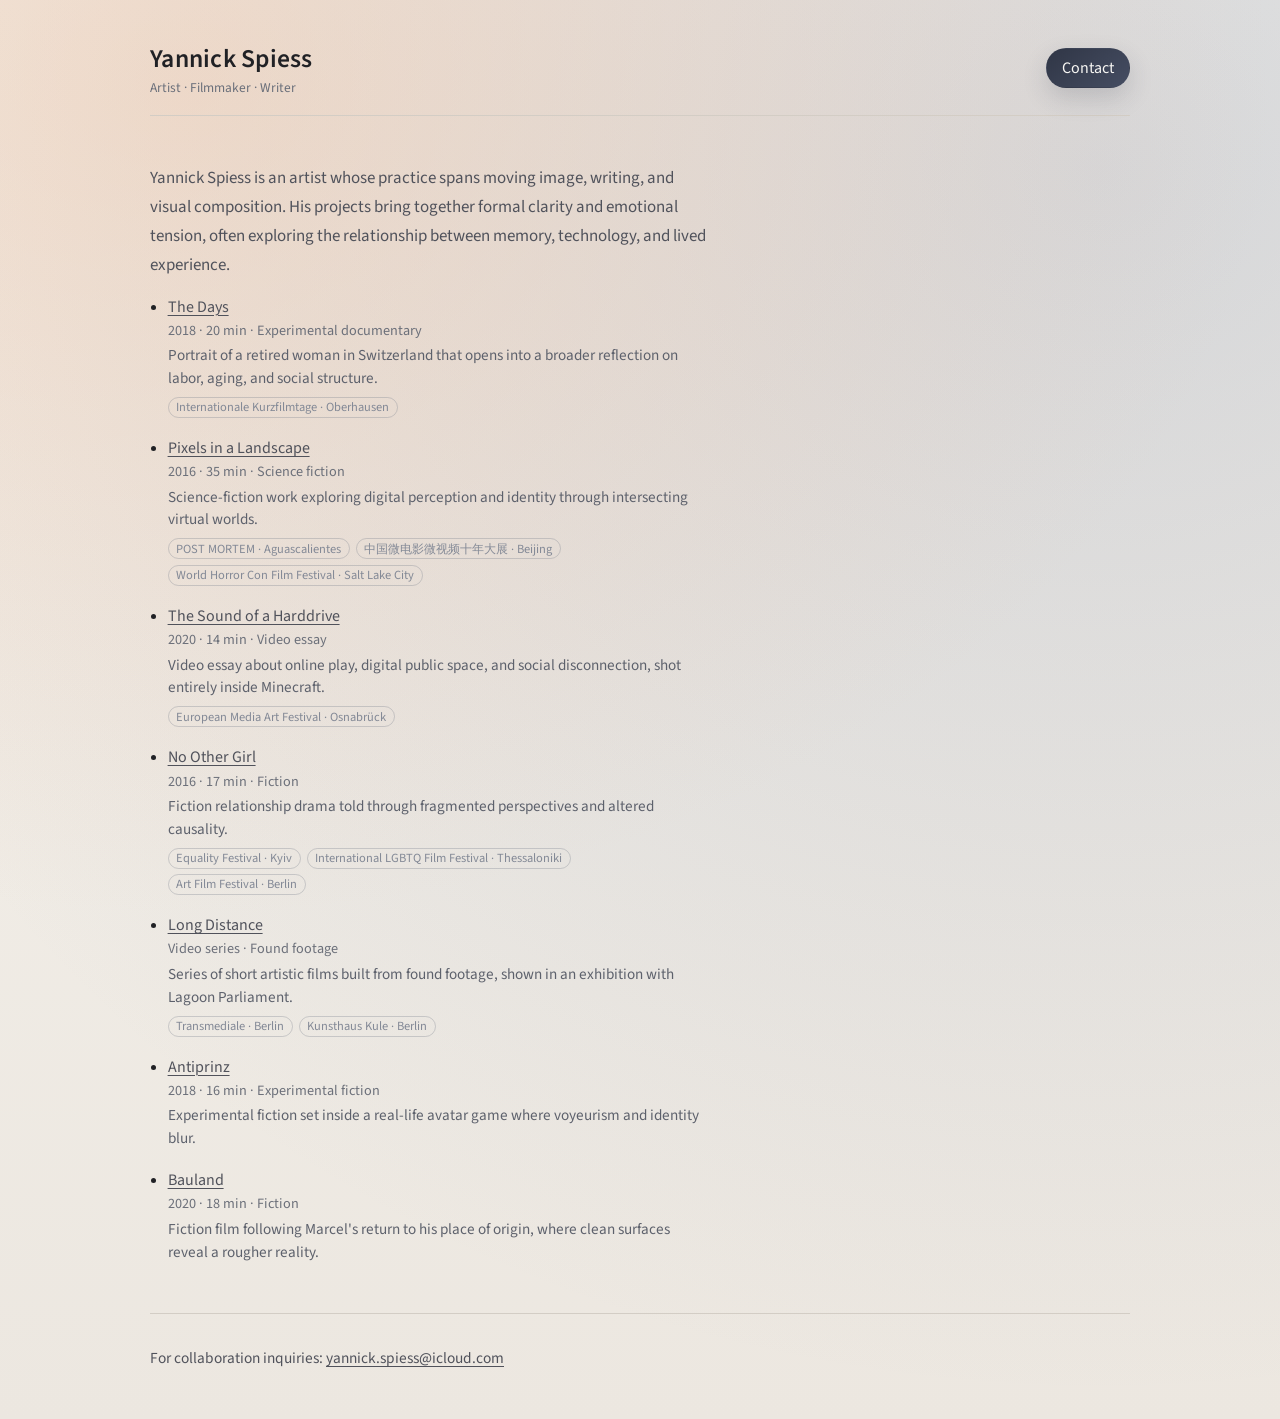
<file: legacy/index.html>
<!doctype html>
<html lang="en">
  <head>
    <meta charset="UTF-8" />
    <meta name="viewport" content="width=device-width, initial-scale=1.0" />
    <title>Yannick Spiess</title>
    <link rel="preconnect" href="https://fonts.googleapis.com" />
    <link rel="preconnect" href="https://fonts.gstatic.com" crossorigin />
    <link
      href="https://fonts.googleapis.com/css2?family=Source+Sans+3:wght@400;500;600;700&display=swap"
      rel="stylesheet"
    />
    <style>
      :root {
        color-scheme: light;
        --bg-paper: #f6f3ed;
        --bg-shell: #ece7e0;
        --ink: #202125;
        --ink-muted: #50525b;
        --line: #d3cdc5;
        --button-ink: #f8f7f4;
        --button-bg: #343948;
      }

      * {
        box-sizing: border-box;
      }

      html,
      body {
        min-height: 100%;
      }

      body {
        margin: 0;
        font-family: "Source Sans 3", "Segoe UI", sans-serif;
        color: var(--ink);
        background:
          radial-gradient(130% 90% at 15% 6%, rgba(240, 184, 145, 0.35), transparent 65%),
          radial-gradient(150% 120% at 86% 12%, rgba(114, 129, 158, 0.24), transparent 72%),
          linear-gradient(180deg, var(--bg-paper) 0%, var(--bg-shell) 100%);
      }

      a {
        color: inherit;
      }

      .page {
        width: min(980px, calc(100% - 2.75rem));
        margin: 0 auto;
        padding: clamp(1.15rem, 2vw, 1.75rem) 0 clamp(2rem, 4vw, 3rem);
      }

      #site-header {
        display: flex;
        align-items: center;
        justify-content: space-between;
        gap: 1rem;
        padding: 0.95rem 0 1.2rem;
        border-bottom: 1px solid var(--line);
      }

      .brand-group {
        display: flex;
        flex-direction: column;
        align-items: flex-start;
        gap: 0.2rem;
      }

      .brand {
        text-decoration: none;
        font-family: "Source Sans 3", "Segoe UI", sans-serif;
        font-size: clamp(1.4rem, 2vw, 1.8rem);
        font-weight: 600;
        letter-spacing: 0.01em;
      }

      .brand-subtitle {
        margin: 0;
        font-size: 0.84rem;
        font-weight: 400;
        line-height: 1.2;
        color: #6a6f7a;
      }

      .top-nav {
        display: flex;
        align-items: center;
        gap: 0.8rem;
        justify-content: flex-end;
      }

      .top-nav a {
        text-decoration: none;
        color: var(--ink-muted);
        font-size: 1rem;
      }

      .top-nav a:hover,
      .top-nav a:focus-visible {
        color: var(--ink);
      }

      .top-nav .contact {
        padding: 0.5rem 0.95rem;
        border-radius: 999px;
        border: 1px solid transparent;
        color: var(--button-ink);
        background: linear-gradient(140deg, #303646, #454d62);
        box-shadow: 0 10px 24px rgba(52, 57, 72, 0.18);
      }

      .top-nav .contact:hover,
      .top-nav .contact:focus-visible {
        border-color: rgba(246, 238, 229, 0.85);
        box-shadow: 0 14px 30px rgba(52, 57, 72, 0.24);
      }

      main {
        display: grid;
        padding-top: clamp(2rem, 4vw, 3rem);
      }

      #about {
        padding-top: 0;
      }

      #about p {
        margin: 0;
        max-width: 70ch;
        color: var(--ink-muted);
        font-size: 1.06rem;
        line-height: 1.7;
      }

      .works-links {
        margin: 1rem 0 0;
        padding-left: 1.1rem;
        max-width: 70ch;
      }

      .works-links li + li {
        margin-top: 1.2rem;
      }

      .works-links a {
        color: var(--ink-muted);
        text-decoration-thickness: 1px;
        text-underline-offset: 3px;
      }

      .works-links a:hover,
      .works-links a:focus-visible {
        color: var(--ink);
      }

      .works-links .work-meta {
        margin-top: 0.2rem;
        color: #6c707a;
        font-size: 0.89rem;
        line-height: 1.45;
      }

      .works-links .work-tagline {
        margin-top: 0.18rem;
        color: #5d616c;
        font-size: 0.95rem;
        line-height: 1.5;
      }

      .festival-tags {
        display: flex;
        flex-wrap: wrap;
        gap: 0.35rem;
        margin-top: 0.45rem;
      }

      .festival-tag {
        display: inline-flex;
        align-items: center;
        border: 1px solid rgba(126, 132, 144, 0.34);
        border-radius: 999px;
        padding: 0.14rem 0.48rem;
        background: transparent;
        color: #838996;
        font-size: 0.78rem;
        line-height: 1.15;
      }

      #site-footer {
        margin-top: clamp(2.2rem, 5vw, 3.1rem);
        padding-top: clamp(1.4rem, 3vw, 2rem);
        border-top: 1px solid var(--line);
      }

      #site-footer p {
        margin: 0;
        color: var(--ink-muted);
        font-size: 0.96rem;
        line-height: 1.6;
      }

      #site-footer .footer-secondary {
        margin-top: 0.28rem;
        font-size: 0.92rem;
        color: #636873;
      }

      #site-footer a {
        color: inherit;
        text-decoration-thickness: 1px;
        text-underline-offset: 3px;
      }

      #site-footer a:hover,
      #site-footer a:focus-visible {
        color: var(--ink);
      }

      @media (max-width: 920px) {
        #site-header {
          align-items: flex-start;
        }

        .top-nav {
          flex-wrap: wrap;
          row-gap: 0.38rem;
          max-width: min(100%, 20rem);
        }

        .brand-group {
          max-width: min(100%, 30rem);
        }
      }

      @media (max-width: 760px) {
        .page {
          width: min(980px, calc(100% - 3.2rem));
          padding: 1.75rem 0 3rem;
        }

        .works-links li + li {
          margin-top: 1.35rem;
        }

        #site-header {
          padding-bottom: 1.4rem;
        }

        .top-nav {
          gap: 0.45rem;
        }

        .top-nav a {
          font-size: 0.96rem;
        }
      }

      @media (prefers-reduced-motion: reduce) {
        *,
        *::before,
        *::after {
          animation-duration: 0.001ms !important;
          animation-iteration-count: 1 !important;
          transition-duration: 0.001ms !important;
          scroll-behavior: auto !important;
        }
      }
    </style>
  </head>
  <body>
    <div class="page">
      <header id="site-header">
        <div class="brand-group">
          <a class="brand" href="/">Yannick Spiess</a>
          <div class="brand-subtitle">Artist · Filmmaker · Writer</div>
        </div>
        <nav class="top-nav" aria-label="Primary">
          <a class="contact" href="mailto:yannick.spiess@icloud.com">Contact</a>
        </nav>
      </header>

      <main>
        <section id="about" aria-label="About">
          <p>
            Yannick Spiess is an artist whose practice spans moving image, writing, and visual
            composition. His projects bring together formal clarity and emotional tension, often
            exploring the relationship between memory, technology, and lived experience.
          </p>
          <ul class="works-links" aria-label="Selected work links">
            <li>
              <a href="https://mubi.com/en/de/films/the-days-2018" target="_blank" rel="noopener noreferrer">
                The Days
              </a>
              <div class="work-meta">2018 · 20 min · Experimental documentary</div>
              <div class="work-tagline">
                Portrait of a retired woman in Switzerland that opens into a broader reflection on
                labor, aging, and social structure.
              </div>
              <div class="festival-tags" aria-label="The Days festival selections">
                <span class="festival-tag">Internationale Kurzfilmtage · Oberhausen</span>
              </div>
            </li>
            <li>
              <a
                href="https://www.imdb.com/title/tt6996940/?ref_=ttfc_ov_bk"
                target="_blank"
                rel="noopener noreferrer"
              >
                Pixels in a Landscape
              </a>
              <div class="work-meta">2016 · 35 min · Science fiction</div>
              <div class="work-tagline">
                Science-fiction work exploring digital perception and identity through intersecting
                virtual worlds.
              </div>
              <div class="festival-tags" aria-label="Pixels in a Landscape festival selections">
                <span class="festival-tag">POST MORTEM · Aguascalientes</span>
                <span class="festival-tag">中国微电影微视频十年大展 · Beijing</span>
                <span class="festival-tag">World Horror Con Film Festival · Salt Lake City</span>
              </div>
            </li>
            <li>
              <a href="https://filmfreeway.com/thesoundofaharddrive" target="_blank" rel="noopener noreferrer">
                The Sound of a Harddrive
              </a>
              <div class="work-meta">2020 · 14 min · Video essay</div>
              <div class="work-tagline">
                Video essay about online play, digital public space, and social disconnection, shot
                entirely inside Minecraft.
              </div>
              <div class="festival-tags" aria-label="The Sound of a Harddrive festival selections">
                <span class="festival-tag">European Media Art Festival · Osnabrück</span>
              </div>
            </li>
            <li>
              <a href="https://filmfreeway.com/noothergirl" target="_blank" rel="noopener noreferrer">
                No Other Girl
              </a>
              <div class="work-meta">2016 · 17 min · Fiction</div>
              <div class="work-tagline">
                Fiction relationship drama told through fragmented perspectives and altered causality.
              </div>
              <div class="festival-tags" aria-label="No Other Girl festival selections">
                <span class="festival-tag">Equality Festival · Kyiv</span>
                <span class="festival-tag">International LGBTQ Film Festival · Thessaloniki</span>
                <span class="festival-tag">Art Film Festival · Berlin</span>
              </div>
            </li>
            <li>
              <a
                href="https://kunsthauskule.de/LAGOON-PARLIAMENT-transmediale-Vorspiel-2019"
                target="_blank"
                rel="noopener noreferrer"
              >
                Long Distance
              </a>
              <div class="work-meta">Video series · Found footage</div>
              <div class="work-tagline">
                Series of short artistic films built from found footage, shown in an exhibition with
                Lagoon Parliament.
              </div>
              <div class="festival-tags" aria-label="Long Distance exhibition context">
                <span class="festival-tag">Transmediale · Berlin</span>
                <span class="festival-tag">Kunsthaus Kule · Berlin</span>
              </div>
            </li>
            <li>
              <a href="https://filmfreeway.com/antiprinz" target="_blank" rel="noopener noreferrer">
                Antiprinz
              </a>
              <div class="work-meta">2018 · 16 min · Experimental fiction</div>
              <div class="work-tagline">
                Experimental fiction set inside a real-life avatar game where voyeurism and identity
                blur.
              </div>
            </li>
            <li>
              <a href="https://filmfreeway.com/bauland" target="_blank" rel="noopener noreferrer">
                Bauland
              </a>
              <div class="work-meta">2020 · 18 min · Fiction</div>
              <div class="work-tagline">
                Fiction film following Marcel's return to his place of origin, where clean surfaces
                reveal a rougher reality.
              </div>
            </li>
          </ul>
        </section>
      </main>

      <footer id="site-footer">
        <p>
          For collaboration inquiries:
          <a href="mailto:yannick.spiess@icloud.com">yannick.spiess@icloud.com</a>
        </p>
      </footer>
    </div>
  </body>
</html>
</file>
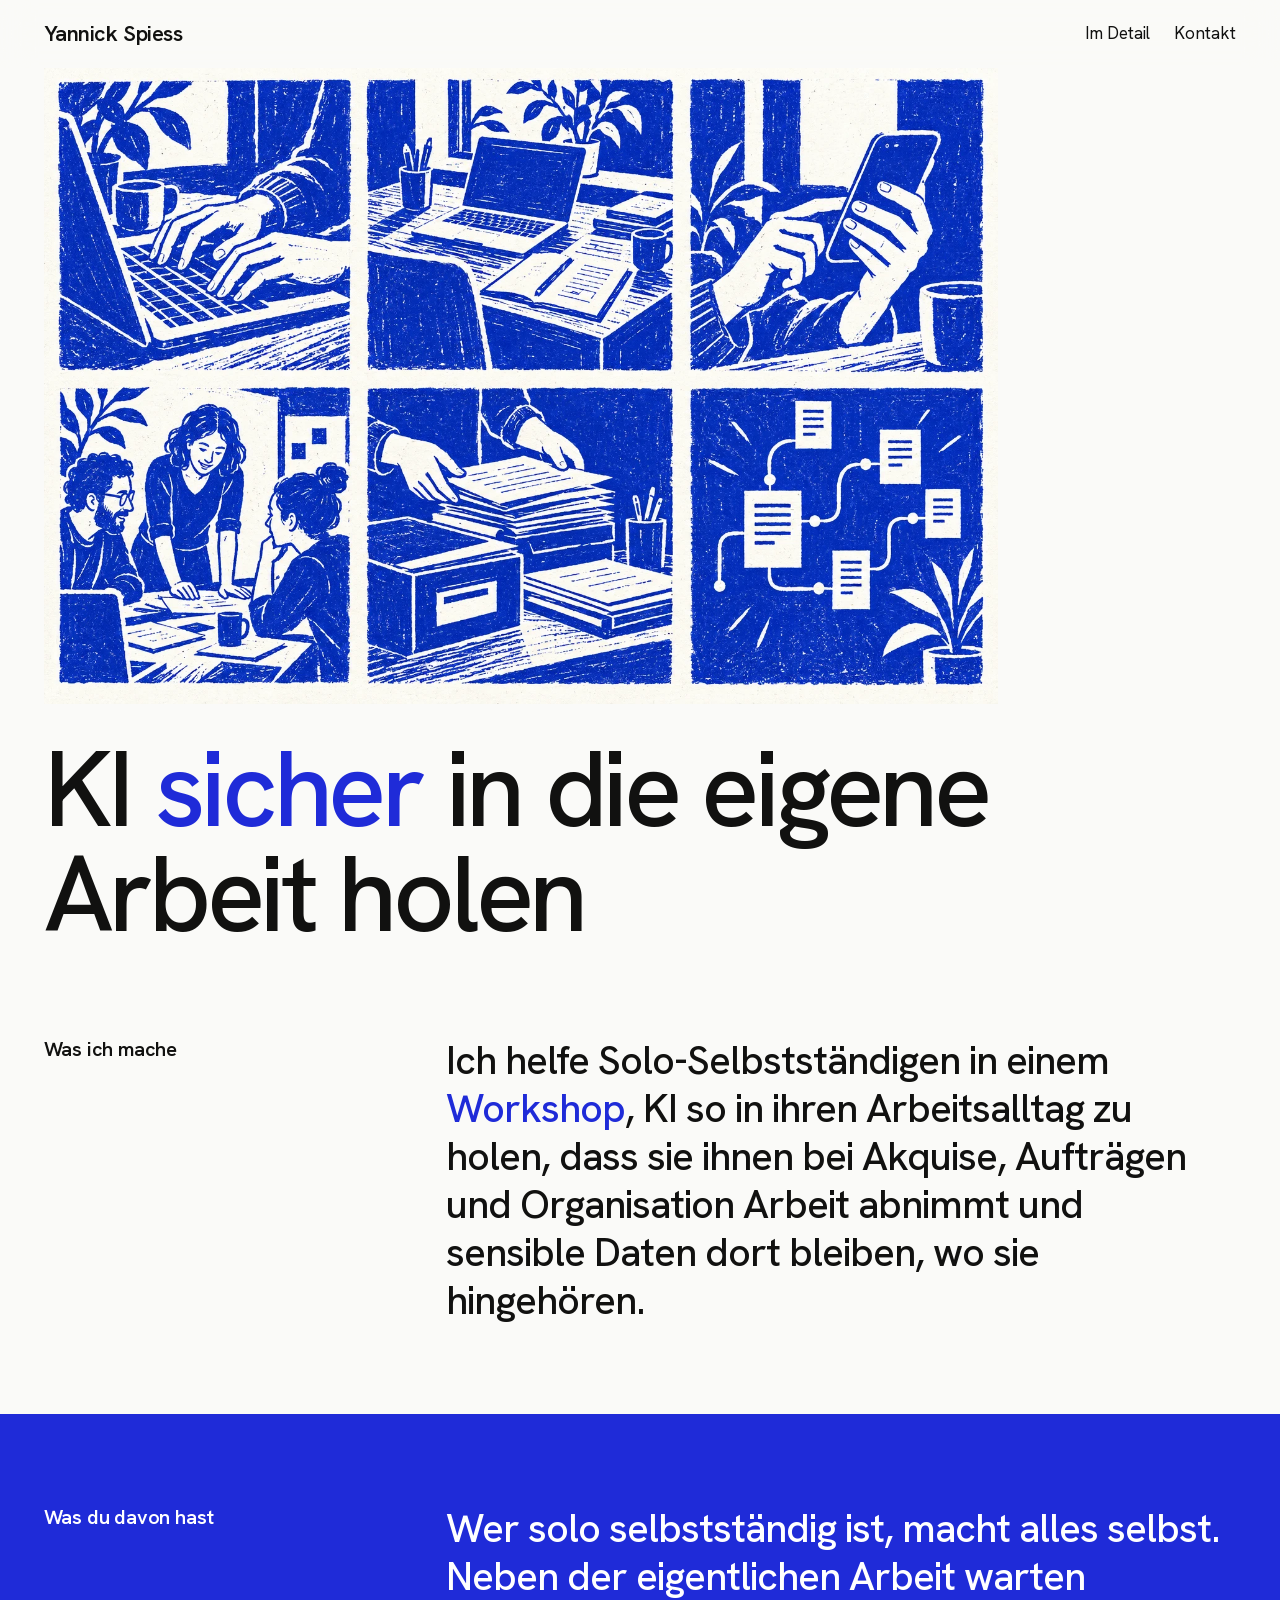
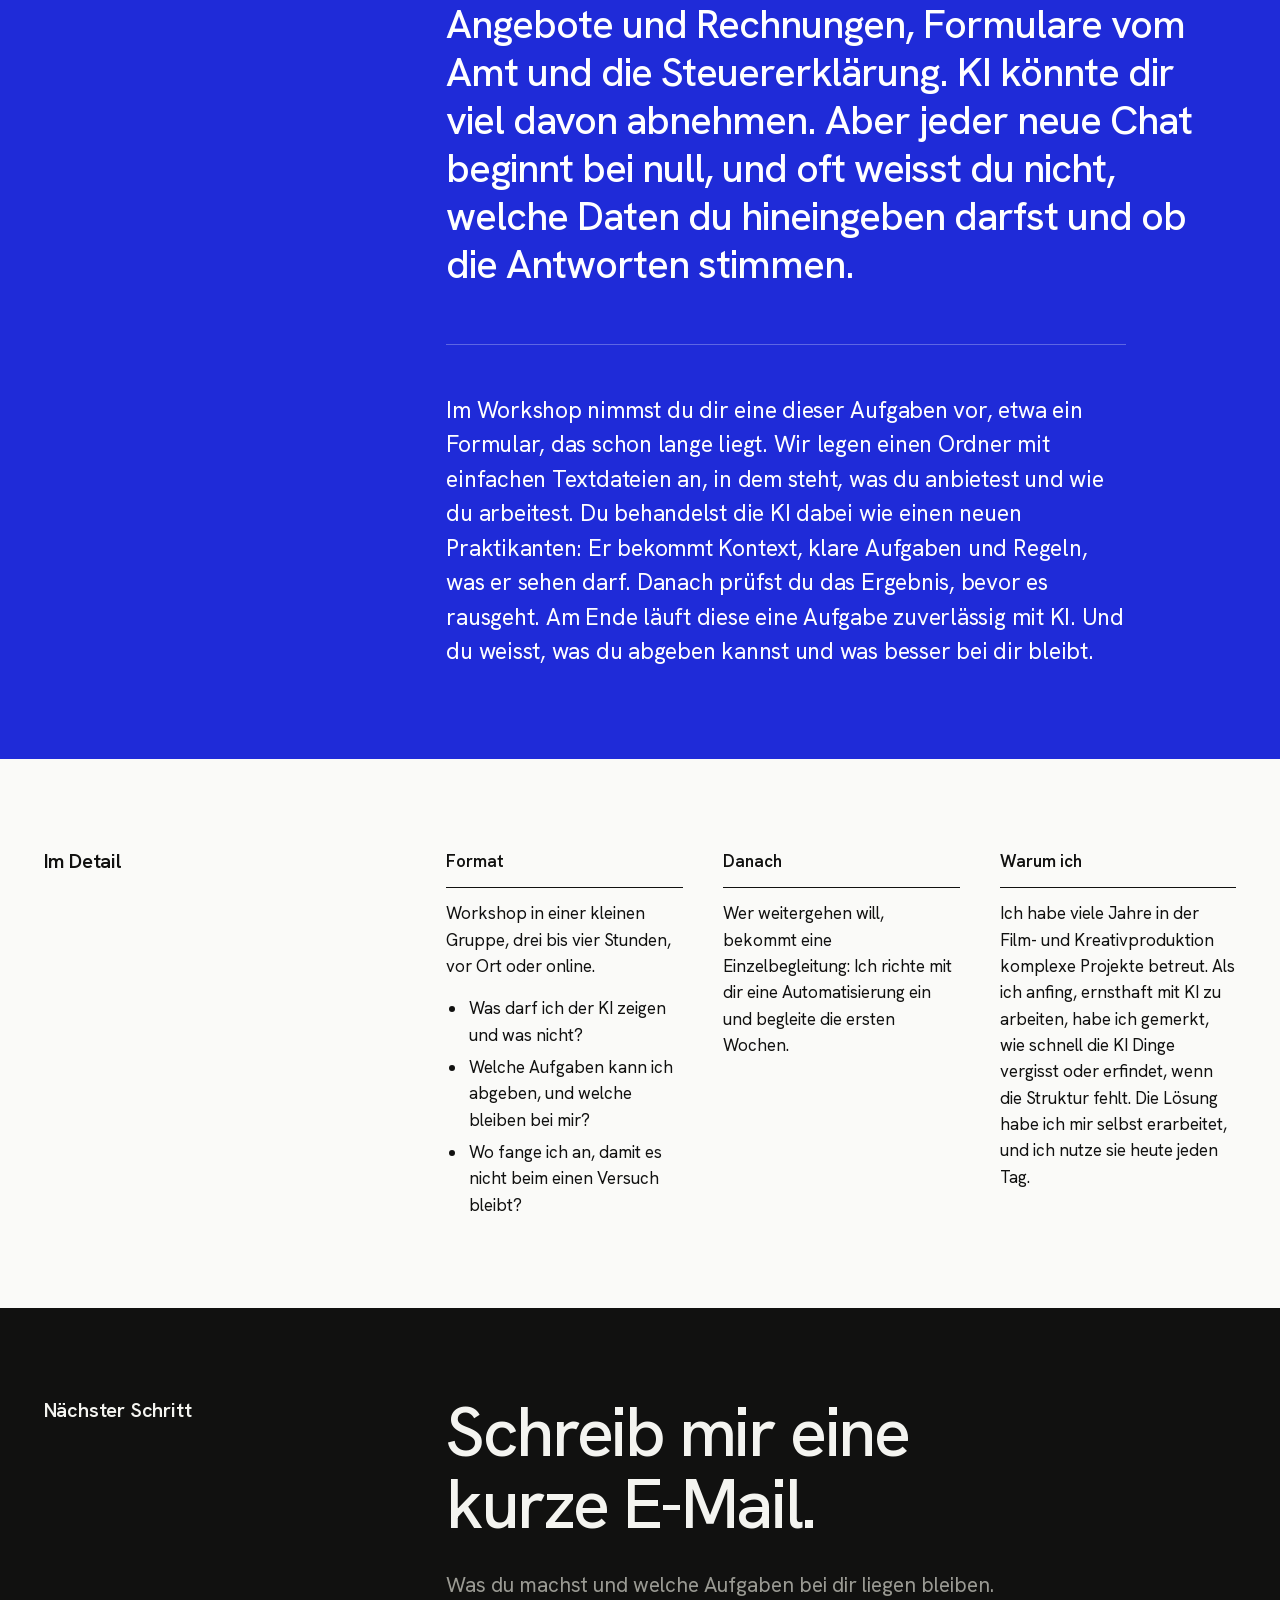
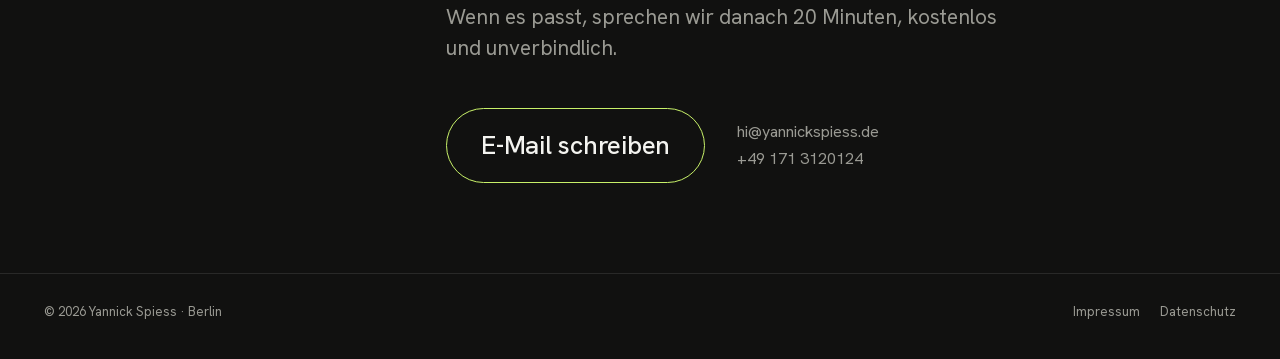
<file: workshop/index.html>
<!doctype html>
<html lang="de">
<head>
<meta charset="utf-8">
<meta name="viewport" content="width=device-width, initial-scale=1">
<title>KI sicher in die eigene Arbeit holen — Yannick Spiess</title>
<meta name="description" content="Ein Workshop für Solo-Selbstständige: KI so in den Arbeitsalltag holen, dass sie Arbeit abnimmt und sensible Daten dort bleiben, wo sie hingehören.">
<meta name="robots" content="noindex">
<meta property="og:type" content="website">
<meta property="og:title" content="KI sicher in die eigene Arbeit holen">
<meta property="og:description" content="Ein Workshop für Solo-Selbstständige, von Yannick Spiess.">
<meta property="og:url" content="https://yannickspiess.de/workshop/">
<meta property="og:locale" content="de_DE">
<link rel="icon" href="../favicon.svg" type="image/svg+xml">
<style>
  /* Hanken Grotesk variable (100–900), self-hosted — no requests to Google. */
  @font-face {
    font-family: 'Hanken Grotesk Var';
    font-style: normal;
    font-weight: 100 900;
    font-display: swap;
    src: url(../fonts/HankenGrotesk-var-latin-ext.woff2) format('woff2');
    unicode-range: U+0100-02BA, U+02BD-02C5, U+02C7-02CC, U+02CE-02D7, U+02DD-02FF, U+0304, U+0308, U+0329, U+1D00-1DBF, U+1E00-1E9F, U+1EF2-1EFF, U+2020, U+20A0-20AB, U+20AD-20C0, U+2113, U+2C60-2C7F, U+A720-A7FF;
  }
  @font-face {
    font-family: 'Hanken Grotesk Var';
    font-style: normal;
    font-weight: 100 900;
    font-display: swap;
    src: url(../fonts/HankenGrotesk-var-latin.woff2) format('woff2');
    unicode-range: U+0000-00FF, U+0131, U+0152-0153, U+02BB-02BC, U+02C6, U+02DA, U+02DC, U+0304, U+0308, U+0329, U+2000-206F, U+20AC, U+2122, U+2191, U+2193, U+2212, U+2215, U+FEFF, U+FFFD;
  }

  :root {
    --paper: #FAFAF8;
    --ink: #111110;
    --hair: #E3E3DE;
    --block: #1F2BD8;
    --block-ink: #FFFFFF;
    --night: #111110;
    --night-ink: #F4F4F0;
    --night-soft: #9A9A93;
    --ring: #C8F169;
    --font: 'Hanken Grotesk Var', system-ui, -apple-system, sans-serif;
    --gutter: clamp(16px, 3.4vw, 48px);
    --header-height: 68px;
    --frame: 1440px;
    --side: max(var(--gutter), (100vw - var(--frame)) / 2);
  }
  * { box-sizing: border-box; }
  html { -webkit-text-size-adjust: 100%; scroll-padding-top: calc(var(--header-height) + 16px); }
  body {
    margin: 0;
    background: var(--paper);
    color: var(--ink);
    font-family: var(--font);
    font-size: 18px;
    line-height: 1.6;
    -webkit-font-smoothing: antialiased;
  }
  a { color: inherit; }
  main { padding-top: var(--header-height); }

  header {
    position: fixed;
    inset: 0 0 auto 0;
    z-index: 10;
    display: flex;
    justify-content: space-between;
    align-items: center;
    height: var(--header-height);
    padding: 0 var(--side);
    background: rgba(250, 250, 248, 0.76);
    -webkit-backdrop-filter: blur(16px) saturate(1.4);
    backdrop-filter: blur(16px) saturate(1.4);
    font-size: 17px;
  }
  header a { text-decoration: none; }
  header .name { font-size: 22px; font-weight: 600; letter-spacing: -0.02em; }
  header nav { display: flex; gap: 24px; }
  header nav a:hover { text-decoration: underline; text-underline-offset: 4px; }

  .hero__art {
    /* never taller than the fold minus the first headline line; full-bleed until capped */
    --art-w: min(100%, var(--frame), max(480px, (100svh - var(--header-height) - 196px) * 1.5));
    width: var(--art-w);
    margin: 0 0 0 min(var(--side), 100% - var(--art-w));
  }
  .hero__art img { display: block; width: 100%; height: auto; }
  .hero { padding: clamp(24px, 2.5vw, 40px) var(--side) 0; }
  .hero h1 {
    margin: 0;
    max-width: 18ch;
    font-weight: 500;
    font-size: clamp(48px, 8.4vw, 118px);
    line-height: 0.98;
    letter-spacing: -0.04em;
  }
  .hero h1.hero--prepared .hero__word {
    display: inline-block;
    opacity: 0;
    transform: translateY(0.18em);
  }
  .hero h1.hero--playing .hero__word {
    animation: hero-line-in 1050ms cubic-bezier(0.22, 1, 0.36, 1) both;
    animation-delay: var(--line-delay);
  }
  @keyframes hero-line-in {
    to { opacity: 1; transform: translateY(0); }
  }
  @media (prefers-reduced-motion: reduce) {
    .hero h1.hero--prepared .hero__word { opacity: 1; transform: none; animation: none; }
  }

  .row {
    display: grid;
    grid-template-columns: minmax(0, 1fr) minmax(0, 2.2fr);
    gap: 24px var(--gutter);
    padding: clamp(56px, 7vw, 96px) var(--side);
  }
  .label {
    margin: 0;
    font-size: 20px;
    font-weight: 600;
    line-height: 1.3;
    letter-spacing: -0.01em;
  }
  .content { max-width: 780px; }
  .hl { font-style: normal; color: var(--block); }
  .content p { margin: 0; }

  .statement {
    font-size: clamp(26px, 3.2vw, 40px);
    font-weight: 500;
    line-height: 1.2;
    letter-spacing: -0.025em;
  }

  .block { background: var(--block); color: var(--block-ink); }
  .statement.follow {
    font-size: clamp(19px, 1.8vw, 24px);
    font-weight: 400;
    line-height: 1.5;
    letter-spacing: -0.01em;
    max-width: 680px;
  }
  .block .statement + .statement {
    margin-top: 56px;
    padding-top: 48px;
    border-top: 1px solid rgba(255,255,255,0.28);
  }

  .details dl {
    margin: 0;
    display: grid;
    grid-template-columns: repeat(3, minmax(0, 1fr));
    gap: 32px 40px;
  }
  .details dt {
    font-size: 17px;
    font-weight: 600;
    padding-bottom: 12px;
    margin-bottom: 12px;
    border-bottom: 1px solid var(--ink);
  }
  .details dd { margin: 0; font-size: 17px; line-height: 1.55; }
  .details .content { max-width: none; }

  .questions { margin: 16px 0 0; padding-left: 1.2em; list-style: disc; }
  .questions li { margin-top: 6px; padding-left: 2px; }

  .next { background: var(--night); color: var(--night-ink); }
  .next .big {
    font-size: clamp(34px, 5.4vw, 72px);
    font-weight: 500;
    line-height: 1.04;
    letter-spacing: -0.035em;
    max-width: 16ch;
  }
  .next .lede { margin-top: 28px; max-width: 560px; font-size: clamp(18px, 1.7vw, 21px); line-height: 1.5; color: var(--night-soft); }
  .cta { margin-top: 44px; display: flex; flex-wrap: wrap; align-items: center; gap: 20px 32px; }
  .pill {
    display: inline-block;
    padding: 16px 34px;
    border: 1.5px solid var(--ring);
    border-radius: 999px;
    font-size: clamp(20px, 2.2vw, 26px);
    font-weight: 500;
    letter-spacing: -0.01em;
    text-decoration: none;
    transition: background .15s, color .15s;
  }
  .pill:hover, .pill:focus-visible { background: var(--ring); color: var(--night); outline: none; }
  .contact-meta { color: var(--night-soft); font-size: 16px; line-height: 1.7; }
  .contact-meta a { text-decoration: none; }
  .contact-meta a:hover { color: var(--night-ink); }

  footer {
    display: flex;
    flex-wrap: wrap;
    justify-content: space-between;
    gap: 12px 24px;
    padding: 28px var(--side) 36px;
    background: var(--night);
    color: var(--night-soft);
    font-size: 13px;
    border-top: 1px solid rgba(255,255,255,0.1);
  }
  footer nav { display: flex; gap: 20px; }
  footer a { text-decoration: none; }
  footer a:hover { color: var(--night-ink); }

  @media (max-width: 1000px) {
    .details dl { grid-template-columns: 1fr; gap: 28px; }
  }
  @media (max-width: 760px) {
    header nav { gap: 16px; }
    header nav .hide-sm { display: none; }
    .hero { padding-top: 20px; }
    .hero h1 { font-size: clamp(52px, 13.5vw, 60px); line-height: 1.12; }
    .row { grid-template-columns: 1fr; gap: 20px; }
    .block .statement + .statement { margin-top: 36px; padding-top: 32px; }
    .statement.follow { font-size: 19px; }
    .cta { margin-top: 36px; }
  }
</style>
</head>
<body>

<header>
  <span class="name">Yannick Spiess</span>
  <nav>
    <a class="hide-sm" href="#details">Im Detail</a>
    <a href="#kontakt">Kontakt</a>
  </nav>
</header>

<main>
  <figure class="hero__art">
    <img src="../assets/workshop-print.webp" width="1536" height="1024" alt="" fetchpriority="high" decoding="async">
  </figure>
  <section class="hero">
    <h1>KI <em class="hl">sicher</em> in die eigene Arbeit holen</h1>
  </section>

  <section class="row">
    <h2 class="label">Was ich mache</h2>
    <div class="content">
      <p class="statement">Ich helfe Solo-Selbstständigen in einem <em class="hl">Workshop</em>, KI so in ihren Arbeitsalltag zu holen, dass sie ihnen bei Akquise, Aufträgen und Organisation Arbeit abnimmt und sensible Daten dort bleiben, wo sie hingehören.</p>
    </div>
  </section>

  <section class="row block">
    <h2 class="label">Was du davon hast</h2>
    <div class="content">
      <p class="statement">Wer solo selbstständig ist, macht alles selbst. Neben der eigentlichen Arbeit warten Angebote und Rechnungen, Formulare vom Amt und die Steuererklärung. KI könnte dir viel davon abnehmen. Aber jeder neue Chat beginnt bei null, und oft weisst du nicht, welche Daten du hineingeben darfst und ob die Antworten stimmen.</p>
      <p class="statement follow">Im Workshop nimmst du dir eine dieser Aufgaben vor, etwa ein Formular, das schon lange liegt. Wir legen einen Ordner mit einfachen Textdateien an, in dem steht, was du anbietest und wie du arbeitest. Du behandelst die KI dabei wie einen neuen Praktikanten: Er bekommt Kontext, klare Aufgaben und Regeln, was er sehen darf. Danach prüfst du das Ergebnis, bevor es rausgeht. Am Ende läuft diese eine Aufgabe zuverlässig mit KI. Und du weisst, was du abgeben kannst und was besser bei dir bleibt.</p>
    </div>
  </section>

  <section class="row details" id="details">
    <h2 class="label">Im Detail</h2>
    <div class="content">
      <dl>
        <div>
          <dt>Format</dt>
          <dd>
            Workshop in einer kleinen Gruppe, drei bis vier Stunden, vor Ort oder online.
            <ul class="questions">
              <li>Was darf ich der KI zeigen und was nicht?</li>
              <li>Welche Aufgaben kann ich abgeben, und welche bleiben bei mir?</li>
              <li>Wo fange ich an, damit es nicht beim einen Versuch bleibt?</li>
            </ul>
          </dd>
        </div>
        <div>
          <dt>Danach</dt>
          <dd>Wer weitergehen will, bekommt eine Einzelbegleitung: Ich richte mit dir eine Automatisierung ein und begleite die ersten Wochen.</dd>
        </div>
        <div>
          <dt>Warum ich</dt>
          <dd>
            Ich habe viele Jahre in der Film- und Kreativproduktion komplexe Projekte betreut. Als ich anfing, ernsthaft mit KI zu arbeiten, habe ich gemerkt, wie schnell die KI Dinge vergisst oder erfindet, wenn die Struktur fehlt. Die Lösung habe ich mir selbst erarbeitet, und ich nutze sie heute jeden Tag.
          </dd>
        </div>
      </dl>
    </div>
  </section>

  <section class="row next" id="kontakt">
    <h2 class="label">Nächster Schritt</h2>
    <div class="content">
      <p class="big">Schreib mir eine kurze E-Mail.</p>
      <p class="lede">Was du machst und welche Aufgaben bei dir liegen bleiben. Wenn es passt, sprechen wir danach 20&nbsp;Minuten, kostenlos und unverbindlich.</p>
      <div class="cta">
        <a class="pill" href="mailto:hi@yannickspiess.de?subject=Workshop%3A%20KI%20in%20der%20eigenen%20Arbeit">E-Mail schreiben</a>
        <p class="contact-meta">
          <a href="mailto:hi@yannickspiess.de">hi@yannickspiess.de</a><br>
          <a href="tel:+491713120124">+49 171 3120124</a>
        </p>
      </div>
    </div>
  </section>
</main>

<footer>
  <span>© 2026 Yannick Spiess · Berlin</span>
  <nav>
    <a href="../impressum.html">Impressum</a>
    <a href="../datenschutz.html">Datenschutz</a>
  </nav>
</footer>

<script>
  (() => {
    if (window.matchMedia('(prefers-reduced-motion: reduce)').matches) return;

    const title = document.querySelector('.hero h1');
    const walker = document.createTreeWalker(title, NodeFilter.SHOW_TEXT);
    const textNodes = [];
    while (walker.nextNode()) textNodes.push(walker.currentNode);

    for (const node of textNodes) {
      if (!node.textContent.trim()) continue;
      const fragment = document.createDocumentFragment();
      for (const part of node.textContent.split(/(\s+)/)) {
        if (!part) continue;
        if (/^\s+$/.test(part)) {
          fragment.append(part);
        } else {
          const word = document.createElement('span');
          word.className = 'hero__word';
          word.textContent = part;
          fragment.append(word);
        }
      }
      node.replaceWith(fragment);
    }

    title.classList.add('hero--prepared');
    const fontReady = document.fonts ? document.fonts.ready : Promise.resolve();
    Promise.race([fontReady, new Promise(resolve => setTimeout(resolve, 1200))]).then(() => {
      let line = -1;
      let lastTop = -Infinity;
      for (const word of title.querySelectorAll('.hero__word')) {
        const top = word.getBoundingClientRect().top;
        if (top > lastTop + 2) {
          line++;
          lastTop = top;
        }
        word.style.setProperty('--line-delay', `${100 + line * 250}ms`);
      }
      title.classList.add('hero--playing');
    });
  })();
</script>

</body>
</html>
</file>
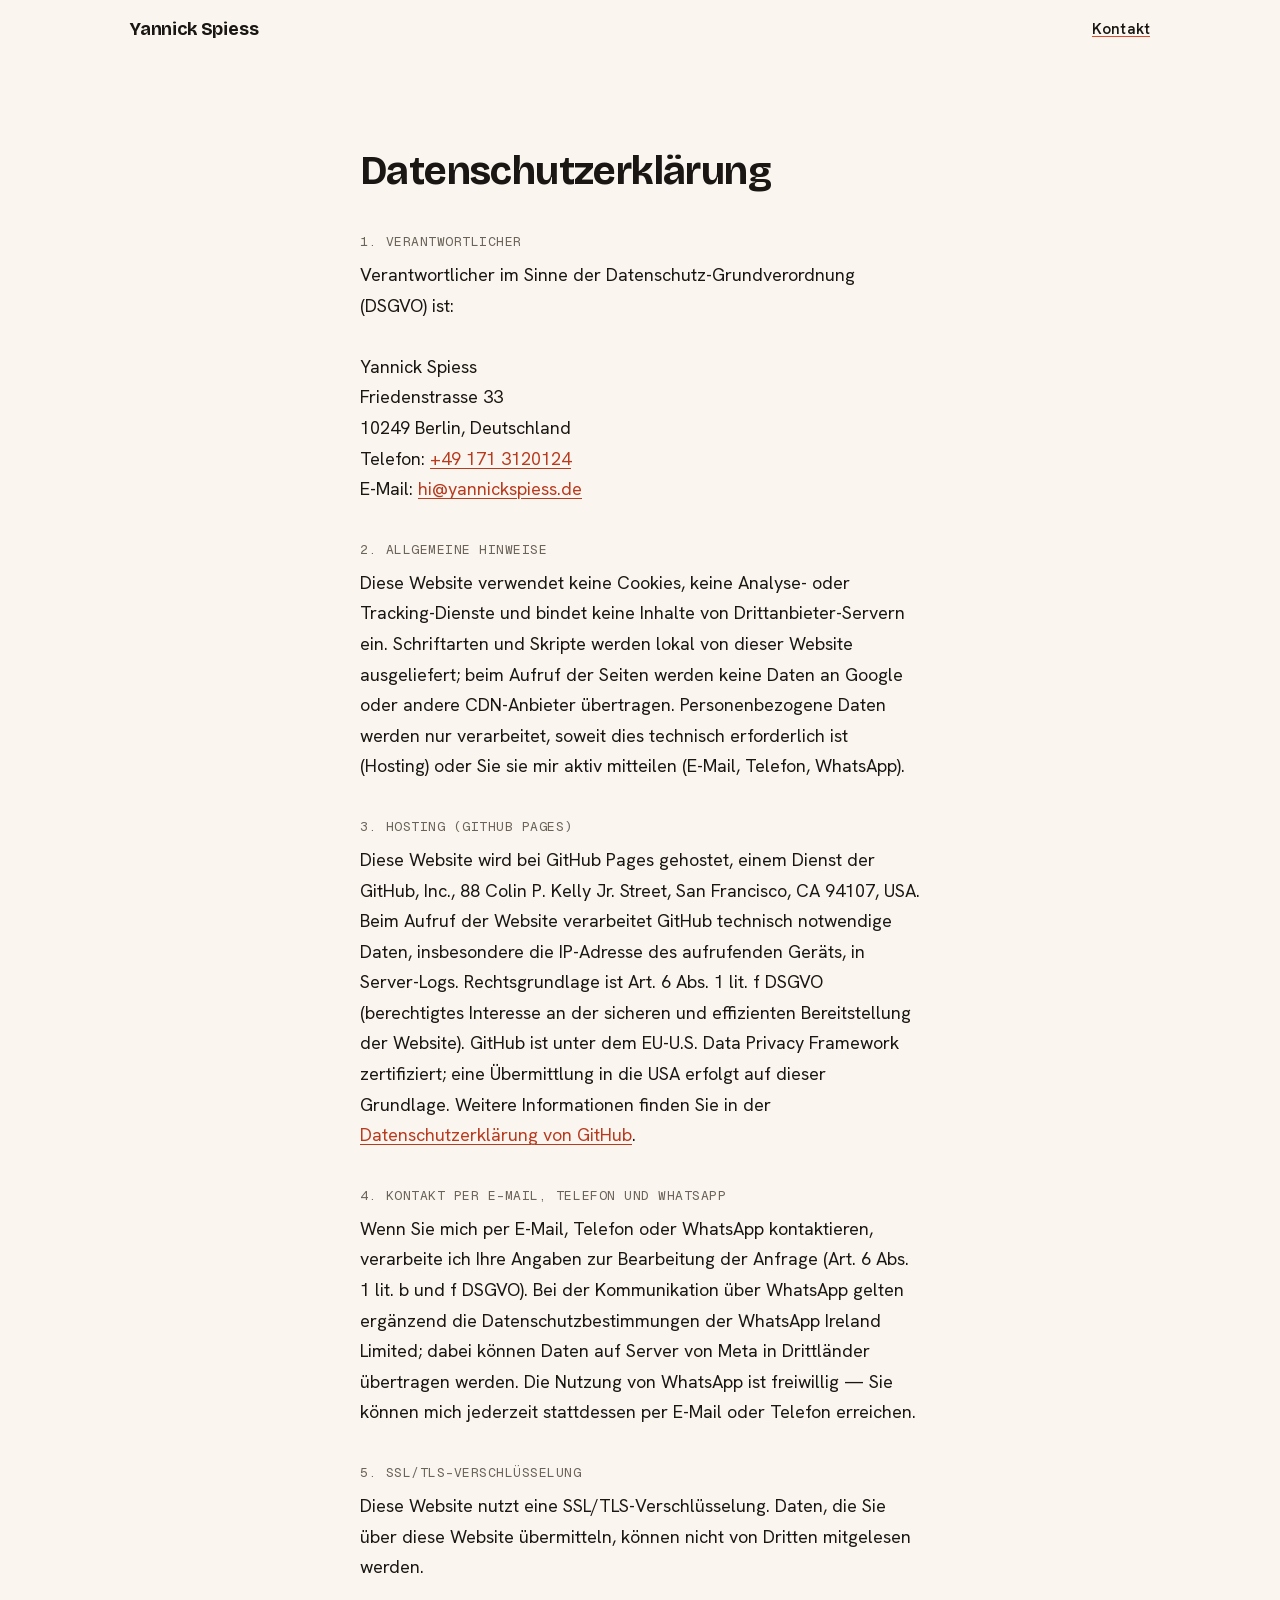
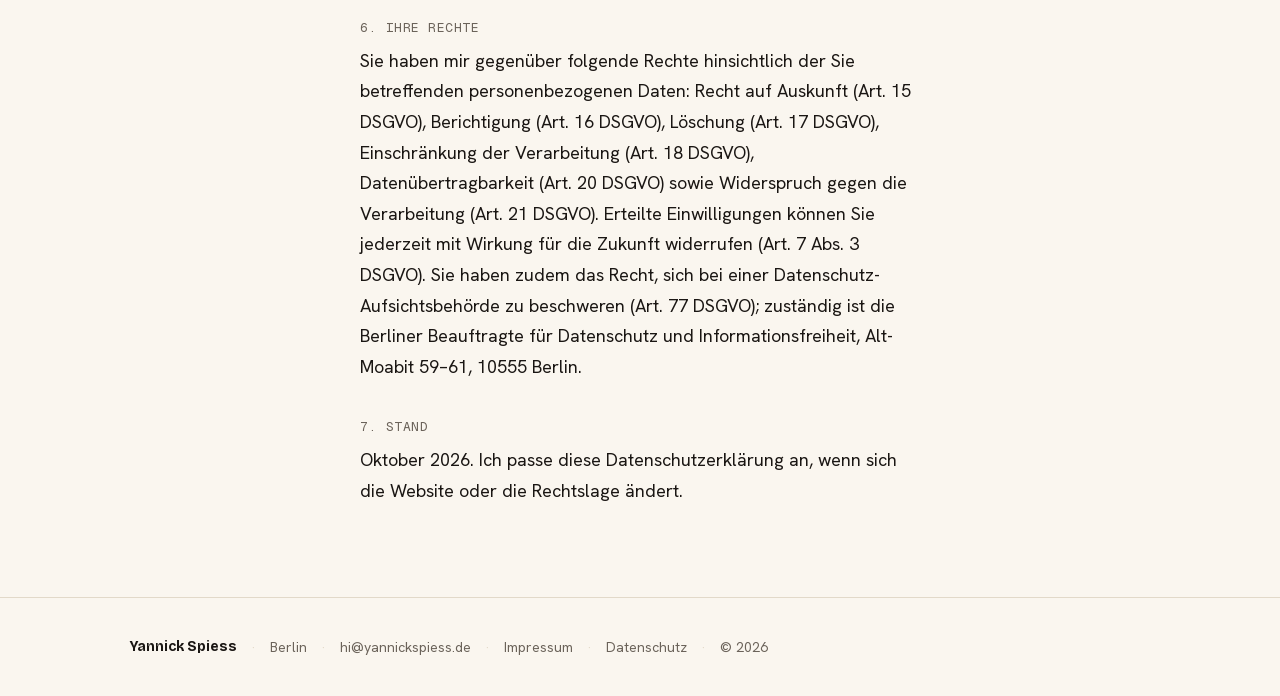
<file: datenschutz.html>
<!DOCTYPE html>
<html lang="de">
<head>
<meta charset="utf-8">
<meta name="viewport" content="width=device-width, initial-scale=1">
<title>Datenschutzerklärung — Yannick Spiess</title>
<meta name="description" content="Datenschutzerklärung gemäß DSGVO.">
<meta name="robots" content="noindex">
<link rel="icon" href="favicon.svg" type="image/svg+xml">
<link rel="stylesheet" href="colors_and_type.css">
<link rel="stylesheet" href="kit.css">
</head>
<body>
  <div id="root"></div>

  <script src="vendor/react.production.min.js"></script>
  <script src="vendor/react-dom.production.min.js"></script>
  <script src="vendor/babel.min.js"></script>

  <script type="text/babel" src="Header.jsx"></script>
  <script type="text/babel" src="Datenschutz.jsx"></script>
  <script type="text/babel" src="Footer.jsx"></script>

  <script type="text/babel">
    const WORDMARK = 'Yannick Spiess';
    const CONTACT  = 'hi@yannickspiess.de';

    function App() {
      return (
        <React.Fragment>
          <Header wordmark={WORDMARK} homeHref="/" ctaHref="/#kontakt" ctaLabel="Kontakt" />
          <main>
            <Datenschutz />
          </main>
          <Footer wordmark={WORDMARK} contact={CONTACT} />
        </React.Fragment>
      );
    }

    ReactDOM.createRoot(document.getElementById('root')).render(<App />);
  </script>
</body>
</html>
</file>
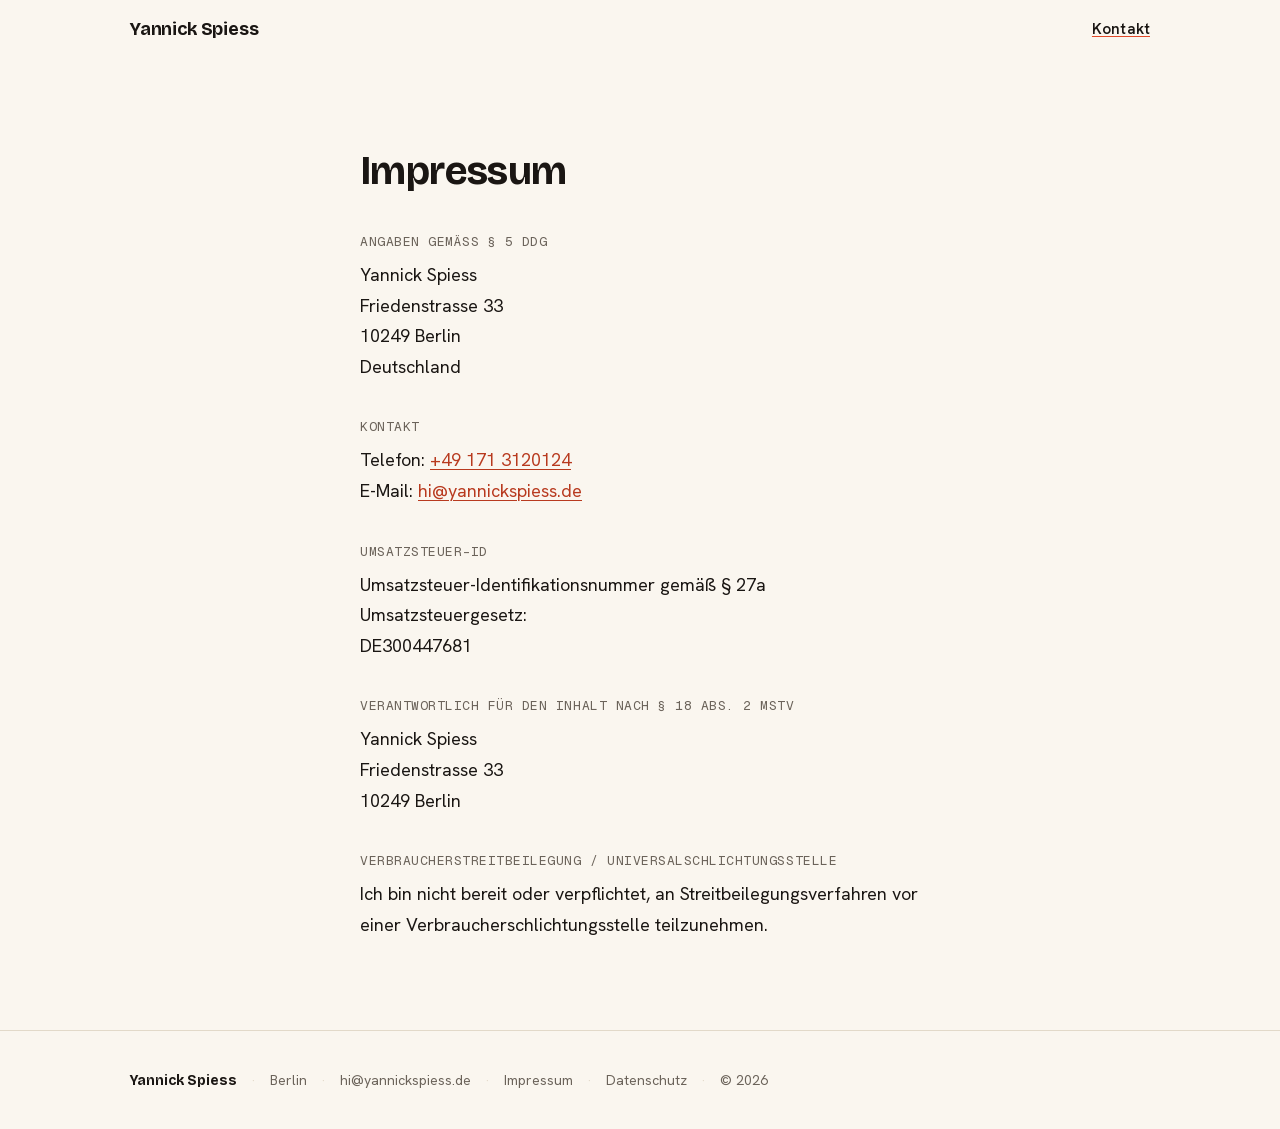
<file: impressum.html>
<!DOCTYPE html>
<html lang="de">
<head>
<meta charset="utf-8">
<meta name="viewport" content="width=device-width, initial-scale=1">
<title>Impressum — Yannick Spiess</title>
<meta name="description" content="Impressum — Anbieterkennzeichnung gemäß § 5 DDG.">
<meta name="robots" content="noindex">
<link rel="icon" href="favicon.svg" type="image/svg+xml">
<link rel="stylesheet" href="colors_and_type.css">
<link rel="stylesheet" href="kit.css">
</head>
<body>
  <div id="root"></div>

  <script src="vendor/react.production.min.js"></script>
  <script src="vendor/react-dom.production.min.js"></script>
  <script src="vendor/babel.min.js"></script>

  <script type="text/babel" src="Header.jsx"></script>
  <script type="text/babel" src="Impressum.jsx"></script>
  <script type="text/babel" src="Footer.jsx"></script>

  <script type="text/babel">
    const WORDMARK = 'Yannick Spiess';
    const CONTACT  = 'hi@yannickspiess.de';

    function App() {
      return (
        <React.Fragment>
          <Header wordmark={WORDMARK} homeHref="/" ctaHref="/#kontakt" ctaLabel="Kontakt" />
          <main>
            <Impressum />
          </main>
          <Footer wordmark={WORDMARK} contact={CONTACT} />
        </React.Fragment>
      );
    }

    ReactDOM.createRoot(document.getElementById('root')).render(<App />);
  </script>
</body>
</html>
</file>
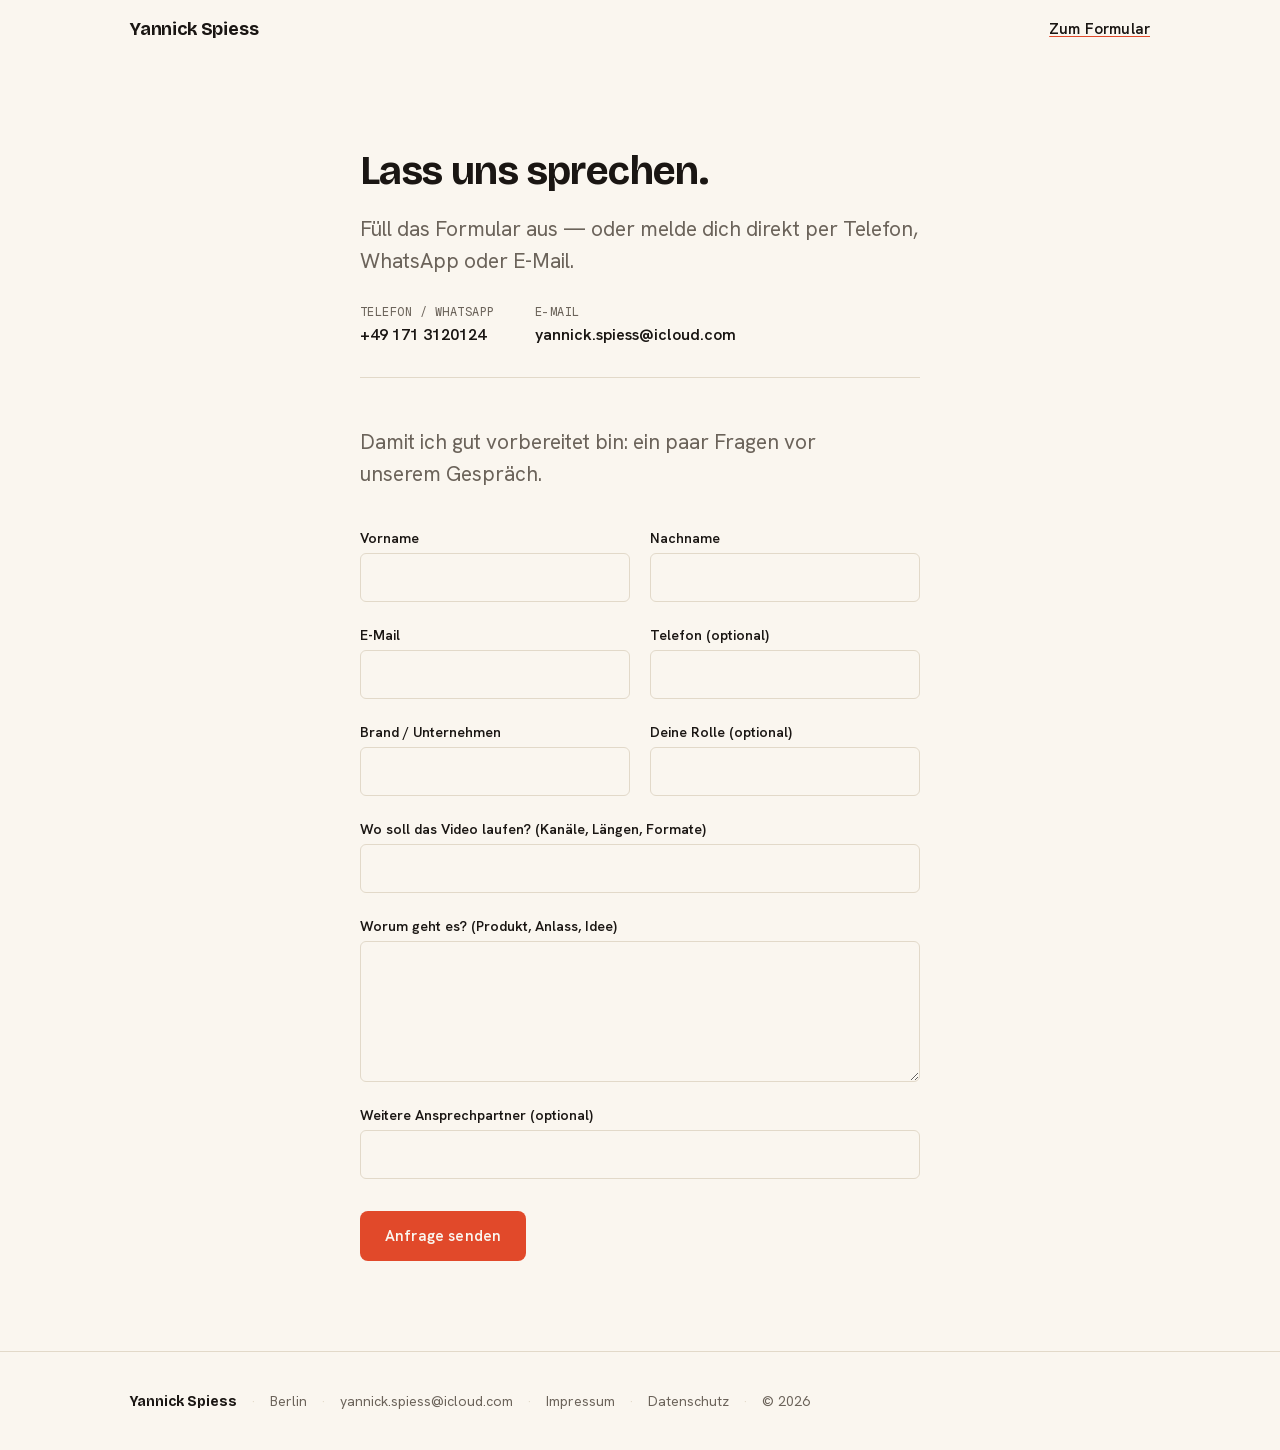
<file: kontakt.html>
<!DOCTYPE html>
<html lang="de">
<head>
<meta charset="utf-8">
<meta name="viewport" content="width=device-width, initial-scale=1">
<title>Kontakt — Yannick Spiess</title>
<meta name="description" content="Dein nächster Schritt: ein 30-minütiges Erstgespräch. Kostenlos — füll das kurze Formular aus, ich melde mich für einen Termin.">
<meta property="og:type" content="website">
<meta property="og:title" content="Kontakt — Yannick Spiess">
<meta property="og:description" content="Dein nächster Schritt: ein 30-minütiges Erstgespräch. Kostenlos.">
<meta property="og:image" content="https://yannickspiess.github.io/assets/og-image.png">
<meta property="og:url" content="https://yannickspiess.github.io/kontakt.html">
<meta property="og:locale" content="de_DE">
<meta name="twitter:card" content="summary_large_image">
<link rel="icon" href="favicon.svg" type="image/svg+xml">
<link rel="stylesheet" href="colors_and_type.css">
<link rel="stylesheet" href="kit.css">
</head>
<body>
  <div id="root"></div>

  <script src="vendor/react.production.min.js"></script>
  <script src="vendor/react-dom.production.min.js"></script>
  <script src="vendor/babel.min.js"></script>

  <script type="text/babel" src="Header.jsx"></script>
  <script type="text/babel" src="ContactForm.jsx"></script>
  <script type="text/babel" src="Footer.jsx"></script>

  <script type="text/babel">
    const WORDMARK = 'Yannick Spiess';
    const CONTACT  = 'yannick.spiess@icloud.com';

    function App() {
      return (
        <React.Fragment>
          <Header wordmark={WORDMARK} homeHref="/" ctaHref="#contact-form" ctaLabel="Zum Formular" />
          <main id="contact-form">
            <ContactForm contact={CONTACT} />
          </main>
          <Footer wordmark={WORDMARK} contact={CONTACT} />
        </React.Fragment>
      );
    }

    ReactDOM.createRoot(document.getElementById('root')).render(<App />);
  </script>
</body>
</html>
</file>
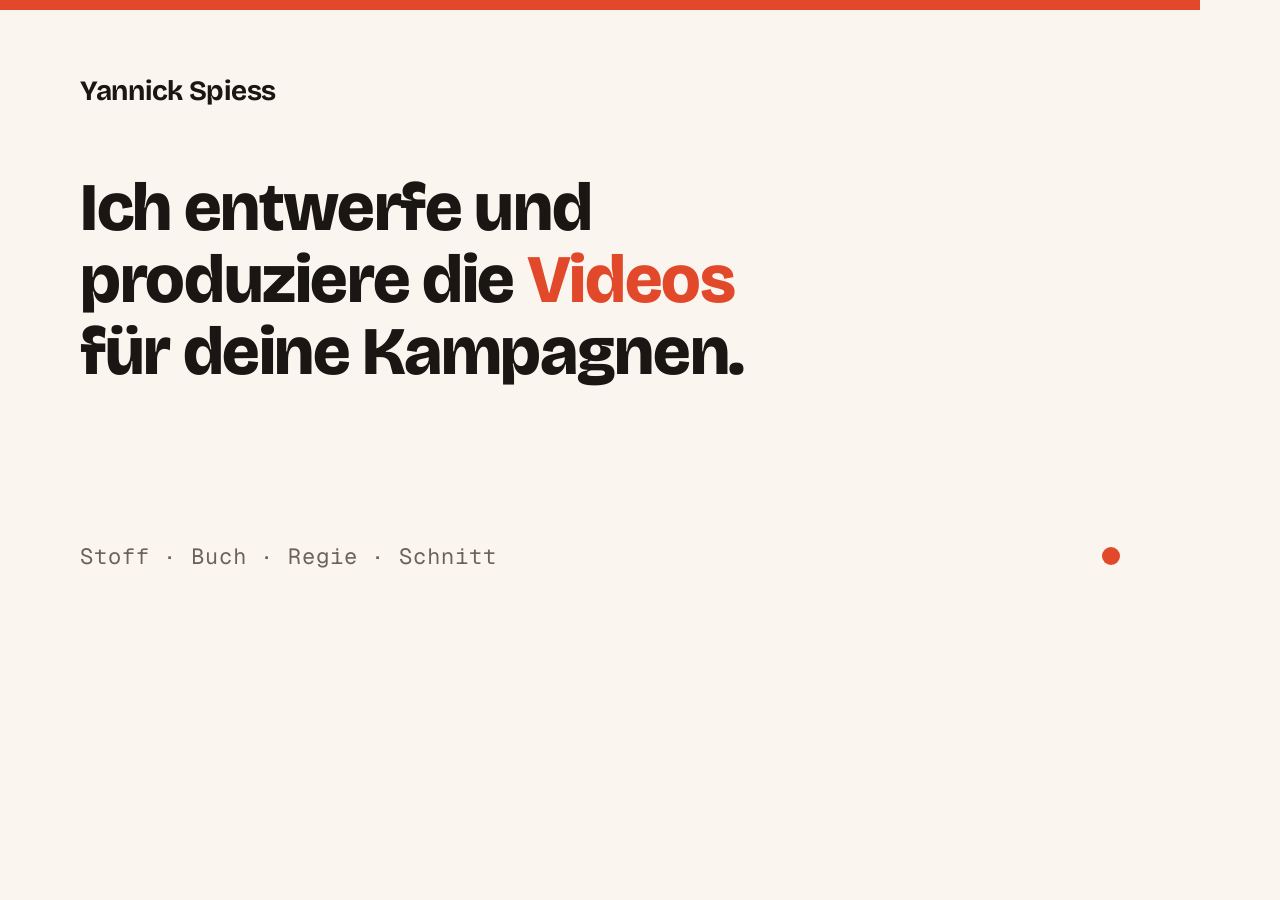
<file: assets/og-image-gen.html>
<!DOCTYPE html>
<html lang="de">
<head>
<meta charset="utf-8">
<style>
@import url('https://fonts.googleapis.com/css2?family=Bricolage+Grotesque:opsz,wght@12..96,400;12..96,700;12..96,800&family=Geist+Mono:wght@500&display=swap');
* { margin: 0; box-sizing: border-box; }
body { width: 1200px; height: 630px; background: #FAF6EF; font-family: 'Bricolage Grotesque', sans-serif; overflow: hidden; }
.card { width: 1200px; height: 630px; padding: 64px 80px 60px; display: flex; flex-direction: column; border-top: 10px solid #E1492A; }
.mark { font-weight: 700; font-size: 28px; letter-spacing: -0.01em; color: #1A1613; }
h1 { font-weight: 800; font-size: 68px; letter-spacing: -0.02em; line-height: 1.06; color: #1A1613; max-width: 18ch; margin-top: 64px; }
h1 .hl { color: #E1492A; }
.foot { margin-top: auto; display: flex; align-items: center; justify-content: space-between; }
.tag { font-family: 'Geist Mono', monospace; font-size: 22px; letter-spacing: 0.04em; color: #6B635A; }
.dot { width: 18px; height: 18px; border-radius: 50%; background: #E1492A; }
</style>
</head>
<body>
  <div class="card">
    <div class="mark">Yannick Spiess</div>
    <h1>Ich entwerfe und produziere die <span class="hl">Videos</span> für deine Kampagnen.</h1>
    <div class="foot">
      <span class="tag">Stoff · Buch · Regie · Schnitt</span>
      <span class="dot"></span>
    </div>
  </div>
</body>
</html>
</file>
<file: colors_and_type.css>
/* ============================================================================
   Yannick Spieß — Design System
   colors_and_type.css

   The single source of truth for color + type tokens.
   Derived verbatim from "Website Landing Page DESIGN System 2026-06-01.md".
   Direction: editorial restraint — warm paper-and-ink, one vermilion accent.

   Fonts are free for commercial use. Self-hosted from /fonts (2026-06-11) —
   no requests to Google; the CDN @import was a GDPR liability (LG München,
   Google-Fonts-Abmahnungen). To update: re-download woff2 + fonts.css.
   ============================================================================ */

@import url('fonts/fonts.css');

:root {
  /* ---------------------------------------------------------------------- */
  /* COLOR — base tokens (warm paper-and-ink, one accent)                    */
  /* ---------------------------------------------------------------------- */
  --paper:       #FAF6EF; /* page background — warm off-white            */
  --paper-2:     #F2ECE1; /* alternate section background / surfaces      */
  --ink:         #1A1613; /* primary text — warm near-black               */
  --ink-soft:    #6B635A; /* secondary text, captions, sublines           */
  --hair:        #E2D9C9; /* hairline rules, borders, dividers            */
  --accent:      #E1492A; /* signal vermilion — CTA fill, live data points */
  --accent-ink:  #B83A1F; /* accent on paper — links + hover, AA on paper */

  /* Semantic (rare — contact-form states only) */
  --success:     #2F7A4F;
  --error:       #B83A1F; /* reuse accent-ink */
  --info:        var(--ink-soft);

  /* Dark mode surfaces (optional, not required for V1) */
  --dk-surface-1:  #181410;
  --dk-surface-2:  #211C16;
  --dk-text:       #F2ECE1;
  --dk-text-soft:  #A89E91;
  --dk-accent:     #D8542F; /* vermilion desaturated ~10% */

  /* ---------------------------------------------------------------------- */
  /* TYPE — families                                                         */
  /* ---------------------------------------------------------------------- */
  --font-display: 'Bricolage Grotesque', 'Bricolage Grotesque Fallback', system-ui, sans-serif;
  --font-body:    'Hanken Grotesk', system-ui, -apple-system, sans-serif;
  --font-mono:    'Geist Mono', ui-monospace, 'SF Mono', Menlo, monospace;

  /* ---------------------------------------------------------------------- */
  /* TYPE — fluid role sizes (clamp min / preferred / max)                   */
  /* ---------------------------------------------------------------------- */
  --fs-hero:     clamp(40px, 6vw, 64px);
  --fs-h2:       clamp(28px, 4vw, 40px);
  --fs-h3:       22px;
  --fs-lede:     clamp(18px, 2.2vw, 21px);
  --fs-body:     18px;   /* body runs 17–18px */
  --fs-ui:       15px;   /* UI label / button */
  --fs-eyebrow:  13px;   /* kicker / uppercase */
  --fs-mono:     13px;   /* metrics / stage labels (13–14px) */

  /* TYPE — weights */
  --fw-body:        400;
  --fw-medium:      500;
  --fw-semibold:    600;
  --fw-head:        700;
  --fw-hero:        800;

  /* TYPE — tracking */
  --tracking-hero:    -0.02em;
  --tracking-h2:      -0.015em;
  --tracking-h3:      -0.01em;
  --tracking-ui:      0.01em;
  --tracking-eyebrow: 0.06em;
  --tracking-mono:    0.01em;

  /* TYPE — line-height */
  --lh-hero:   1.04;
  --lh-h2:     1.1;
  --lh-h3:     1.2;
  --lh-lede:   1.45;
  --lh-body:   1.6;
  --lh-tight:  1;
  --lh-mono:   1.4;

  /* Measure (max line length) */
  --measure-body: 62ch;  /* body + lede max ~46–62ch */
  --measure-hero: 17ch;  /* hero breaks into strong short lines */

  /* ---------------------------------------------------------------------- */
  /* SPACING — 8px base, spacious                                            */
  /* ---------------------------------------------------------------------- */
  --space-2:   4px;
  --space-xs:  8px;
  --space-sm:  12px;
  --space-md:  16px;
  --space-lg:  24px;
  --space-xl:  32px;
  --space-2xl: 48px;
  --space-3xl: 64px;
  --space-4xl: 96px;
  --space-5xl: 128px;

  /* Section rhythm — enforces "one message per screen" */
  --section-y:    clamp(96px, 12vh, 160px);
  --gutter:       clamp(20px, 5vw, 40px);
  --content-text: 720px;   /* text column max */
  --content-wide: 1100px;  /* how-it-works loop max */

  /* ---------------------------------------------------------------------- */
  /* RADIUS — moderate, not bubbly                                           */
  /* ---------------------------------------------------------------------- */
  --radius-button:  12px;
  --radius-card:    16px;
  --radius-pill:    9999px;

  /* ---------------------------------------------------------------------- */
  /* MOTION                                                                  */
  /* ---------------------------------------------------------------------- */
  --dur-micro:  80ms;
  --dur-short:  180ms;
  --dur-medium: 280ms;
  --dur-long:   450ms;
  --ease-enter: cubic-bezier(0.16, 1, 0.3, 1);   /* ease-out */
  --ease-exit:  cubic-bezier(0.4, 0, 1, 1);       /* ease-in */
  --ease-move:  cubic-bezier(0.4, 0, 0.2, 1);     /* ease-in-out */
}

/* ============================================================================
   SEMANTIC ELEMENT STYLES
   Apply these by using the classes / element selectors below, or copy the
   declarations into your own components. They wire the tokens above into the
   roles defined in the type scale.
   ============================================================================ */

.ds-hero,
h1.ds {
  font-family: var(--font-display);
  font-size: var(--fs-hero);
  font-weight: var(--fw-hero);
  letter-spacing: var(--tracking-hero);
  line-height: var(--lh-hero);
  color: var(--ink);
  max-width: var(--measure-hero);
  text-wrap: balance;
}

.ds-h2,
h2.ds {
  font-family: var(--font-display);
  font-size: var(--fs-h2);
  font-weight: var(--fw-head);
  letter-spacing: var(--tracking-h2);
  line-height: var(--lh-h2);
  color: var(--ink);
  text-wrap: balance;
}

.ds-h3,
h3.ds {
  font-family: var(--font-display);
  font-size: var(--fs-h3);
  font-weight: var(--fw-head);
  letter-spacing: var(--tracking-h3);
  line-height: var(--lh-h3);
  color: var(--ink);
}

.ds-lede {
  font-family: var(--font-body);
  font-size: var(--fs-lede);
  font-weight: var(--fw-body);
  line-height: var(--lh-lede);
  color: var(--ink-soft);
  max-width: var(--measure-body);
}

.ds-body,
p.ds {
  font-family: var(--font-body);
  font-size: var(--fs-body);
  font-weight: var(--fw-body);
  line-height: var(--lh-body);
  color: var(--ink);
  max-width: var(--measure-body);
  text-wrap: pretty;
}

.ds-ui {
  font-family: var(--font-body);
  font-size: var(--fs-ui);
  font-weight: var(--fw-semibold);
  letter-spacing: var(--tracking-ui);
  line-height: var(--lh-tight);
}

.ds-eyebrow {
  font-family: var(--font-body);
  font-size: var(--fs-eyebrow);
  font-weight: var(--fw-semibold);
  letter-spacing: var(--tracking-eyebrow);
  line-height: var(--lh-tight);
  text-transform: uppercase;
  color: var(--ink-soft);
}

.ds-mono {
  font-family: var(--font-mono);
  font-size: var(--fs-mono);
  font-weight: var(--fw-body);
  letter-spacing: var(--tracking-mono);
  line-height: var(--lh-mono);
}

/* Inline link — vermilion on paper */
.ds-link,
a.ds {
  color: var(--accent-ink);
  text-decoration: underline;
  text-underline-offset: 0.15em;
  text-decoration-thickness: 1px;
  transition: opacity var(--dur-short) var(--ease-move);
}
.ds-link:hover,
a.ds:hover { opacity: 0.7; }

/* ----------------------------------------------------------------------- */
/* BUTTONS                                                                  */
/* ----------------------------------------------------------------------- */
.ds-btn {
  display: inline-flex;
  align-items: center;
  justify-content: center;
  gap: var(--space-xs);
  font-family: var(--font-body);
  font-size: var(--fs-ui);
  font-weight: var(--fw-semibold);
  letter-spacing: var(--tracking-ui);
  line-height: var(--lh-tight);
  white-space: nowrap;
  padding: 14px 22px;
  border-radius: var(--radius-button);
  border: 1px solid transparent;
  cursor: pointer;
  text-decoration: none;
  transition: transform var(--dur-micro) var(--ease-move),
              background-color var(--dur-short) var(--ease-move),
              opacity var(--dur-short) var(--ease-move);
}
.ds-btn:active { transform: translateY(1px); }

/* Primary — vermilion fill */
.ds-btn--primary {
  background: var(--accent);
  color: var(--paper);
}
.ds-btn--primary:hover { background: var(--accent-ink); }

/* Secondary — quiet text link beside the CTA */
.ds-btn--ghost {
  background: transparent;
  color: var(--ink);
  border-color: var(--hair);
}
.ds-btn--ghost:hover { background: var(--paper-2); }
</file>
<file: kit.css>
/* ============================================================================
   Website UI kit — landing page styles
   Builds on the root token file (../../colors_and_type.css).
   Faithful to the Implementation Spec (single-scroll, 5 sections, editorial).
   ============================================================================ */

* { box-sizing: border-box; }
html { scroll-behavior: smooth; }
body {
  margin: 0;
  background: var(--paper);
  color: var(--ink);
  font-family: var(--font-body);
  -webkit-font-smoothing: antialiased;
  text-rendering: optimizeLegibility;
}

.wrap { max-width: var(--content-text); margin: 0 auto; padding-inline: var(--gutter); }
.wrap--wide { max-width: var(--content-wide); }

/* Keyboard focus — one on-brand ring everywhere (WCAG 2.4.7). Buttons, links and
   inputs previously had no visible focus state at all. */
:where(a, button, input, select, textarea, [role='button']):focus-visible {
  outline: 2px solid var(--accent);
  outline-offset: 2px;
}

/* In-page anchors land below the sticky header instead of underneath it */
:where(section, [id]) { scroll-margin-top: 80px; }

/* Scroll-in entrance — quiet fade + translate, honored only when allowed */
.reveal { opacity: 0; transform: translateY(14px); transition: opacity var(--dur-long) var(--ease-enter), transform var(--dur-long) var(--ease-enter); }
.reveal.in { opacity: 1; transform: none; }
@media (prefers-reduced-motion: reduce) {
  .reveal { opacity: 1; transform: none; transition: none; }
  html { scroll-behavior: auto; }
}

/* ---------------------------------------------------------------------- */
/* HEADER                                                                   */
/* ---------------------------------------------------------------------- */
.hdr { position: sticky; top: 0; z-index: 50; background: color-mix(in srgb, var(--paper) 88%, transparent); backdrop-filter: saturate(120%) blur(0px); }
.hdr__bar { max-width: var(--content-wide); margin: 0 auto; padding: 18px var(--gutter); display: flex; align-items: center; justify-content: space-between; border-bottom: 1px solid transparent; transition: border-color var(--dur-medium) var(--ease-move); }
.hdr--scrolled .hdr__bar { border-bottom-color: var(--hair); }
.hdr__mark { font-family: var(--font-display); font-weight: 700; font-size: 18px; letter-spacing: -.01em; color: var(--ink); text-decoration: none; }
.hdr__link { font-family: var(--font-body); font-weight: 600; font-size: 15px; color: var(--ink); text-decoration: underline; text-decoration-color: var(--accent); text-underline-offset: .15em; text-decoration-thickness: 1px; letter-spacing: .01em; white-space: nowrap; transition: opacity var(--dur-short) var(--ease-move); }
.hdr__link:hover { opacity: .7; }

/* ---------------------------------------------------------------------- */
/* SECTION rhythm                                                           */
/* ---------------------------------------------------------------------- */
section { padding-block: var(--section-y); }
.alt { background: var(--paper-2); }
.eyebrow { font-family: var(--font-body); font-weight: 600; font-size: 13px; letter-spacing: .06em; text-transform: uppercase; color: var(--ink-soft); margin: 0 0 20px; }

/* ---------------------------------------------------------------------- */
/* STAT CALLOUT — editorial trust block                                     */
/* ---------------------------------------------------------------------- */
.stat-callout { padding-block: clamp(64px, 10vh, 108px); border-bottom: 1px solid var(--hair); }
.stat-callout__eyebrow { margin-bottom: 40px; }
.stat-callout__grid {
  display: grid;
  grid-template-columns: 1fr 1px 1fr;
  gap: 0 clamp(32px, 5vw, 72px);
  align-items: start;
}
.stat-callout__rule { background: var(--hair); align-self: stretch; }

.stat-item {
  opacity: 0;
  transform: translateY(14px);
  transition: opacity 0.65s var(--ease-enter), transform 0.65s var(--ease-enter);
}
.stat-item--visible { opacity: 1; transform: none; }

.stat-item__num {
  font-family: var(--font-display);
  font-weight: 400;
  font-size: clamp(88px, 13vw, 132px);
  letter-spacing: -0.04em;
  line-height: 0.92;
  color: var(--ink);
  font-variant-numeric: tabular-nums;
  margin: 0 0 24px;
}
.stat-item__pct { color: var(--accent); }
.stat-item__desc {
  font-family: var(--font-body);
  font-weight: 400;
  font-size: clamp(18px, 2vw, 22px);
  line-height: 1.4;
  color: var(--ink);
  margin: 0 0 16px;
  max-width: 24ch;
  text-wrap: pretty;
}
.stat-item__source {
  font-family: var(--font-mono);
  font-size: 13px; /* 12px ink-soft mono sat right at the AA contrast edge */
  letter-spacing: 0.02em;
  color: var(--ink-soft);
  margin: 0;
  line-height: 1.6;
}

@media (max-width: 640px) {
  .stat-callout__grid { grid-template-columns: 1fr; gap: 0; }
  .stat-callout__rule { display: none; }
  .stat-item { padding-block: 48px; border-bottom: 1px solid var(--hair); }
  .stat-item:first-child { padding-top: 0; }
  .stat-item:last-child { border-bottom: none; }
}

@media (prefers-reduced-motion: reduce) {
  .stat-item { opacity: 1; transform: none; transition: none; }
}

/* ---------------------------------------------------------------------- */
/* HERO                                                                     */
/* ---------------------------------------------------------------------- */
.hero { padding-top: clamp(72px, 11vh, 132px); }

/* Two-column grid: iPhone left (~1/3), text right (~2/3) */
.hero__wrap { display: grid; grid-template-columns: 1fr 2fr; gap: clamp(22px, 3.2vw, 58px); align-items: stretch; }
.hero__phone { display: flex; justify-content: flex-end; align-items: flex-end; }
.hero__phone-screen { position: relative; display: inline-block; line-height: 0; }
.hero__text { display: flex; flex-direction: column; justify-content: center; }
.hero__iphone { height: clamp(360px, 58vh, 620px); width: auto; display: block; object-fit: contain; position: relative; z-index: 1; }
.hero__screen-video { position: absolute; top: 2%; left: 4.85%; width: 90.3%; height: 96%; object-fit: cover; border-radius: 15% / 5.5%; z-index: 0; }
.hero__hl { color: var(--accent); }

/* Quiet pause/play toggle on the phone screen (WCAG 2.2.2 — looping motion must be
   stoppable). Sits inside the bezel, bottom-right; visible but not shouting. */
.hero__video-toggle {
  position: absolute; right: 10%; bottom: 6%; z-index: 2;
  width: 34px; height: 34px; border-radius: 50%;
  display: flex; align-items: center; justify-content: center;
  background: color-mix(in srgb, var(--ink) 55%, transparent);
  color: var(--paper); border: none; cursor: pointer;
  font-size: 11px; line-height: 1; padding: 0;
  transition: background-color var(--dur-short) var(--ease-move);
}
.hero__video-toggle:hover { background: color-mix(in srgb, var(--ink) 75%, transparent); }

.hero__title { font-family: var(--font-display); font-weight: 800; font-size: var(--fs-hero); letter-spacing: -.02em; line-height: 1.04; color: var(--ink); margin: 0; text-wrap: balance; }
.hero__sub { font-family: var(--font-body); font-weight: 400; font-size: var(--fs-lede); line-height: 1.45; color: var(--ink-soft); margin: 24px 0 0; max-width: 46ch; }
.hero__cta { display: flex; align-items: center; gap: 22px; margin-top: 40px; flex-wrap: wrap; }
.hero__seclink { font-family: var(--font-body); font-weight: 600; font-size: 15px; color: var(--accent-ink); text-decoration: none; white-space: nowrap; }
.hero__seclink:hover { opacity: .7; }

@media (max-width: 760px) {
  .hero__wrap { grid-template-columns: 1fr; align-items: start; }
  .hero__phone { order: 2; margin-top: 36px; justify-content: center; align-items: flex-start; }
  .hero__text  { order: 1; }
  /* Cap the mockup so the platform strip peeks into the first scroll — on a 30–60s
     mobile skim, a full-height decoration costs a whole viewport of real content.
     (Width-only cap: a max-height would letterbox the img box and misalign the
     screen video, which is %-positioned against the img bounds.) */
  .hero__iphone { width: min(54vw, 260px); height: auto; }
}

/* ---------------------------------------------------------------------- */
/* TEXT SECTIONS (What this means / Proof)                                  */
/* ---------------------------------------------------------------------- */
.h2 { font-family: var(--font-display); font-weight: 700; font-size: var(--fs-h2); letter-spacing: -.015em; line-height: 1.1; color: var(--ink); margin: 0 0 28px; text-wrap: balance; }
.lead { font-family: var(--font-body); font-size: var(--fs-body); line-height: 1.6; color: var(--ink); max-width: 62ch; text-wrap: pretty; }
.lead em { font-style: italic; }

.getlist { list-style: none; margin: 40px 0 0; padding: 0; max-width: 600px; }
.getlist li { display: flex; gap: 18px; align-items: baseline; padding: 18px 0; border-top: 1px solid var(--hair); font-family: var(--font-body); font-size: 17px; line-height: 1.5; color: var(--ink); }
.getlist li:last-child { border-bottom: 1px solid var(--hair); }
.getlist .mk { font-family: var(--font-mono); font-size: 13px; color: var(--ink-soft); flex: none; }
.list__kw { font-weight: 700; color: var(--ink); }

.proof__line { font-family: var(--font-body); font-size: 15px; color: var(--ink-soft); margin-top: 28px; padding-top: 20px; border-top: 1px solid var(--hair); max-width: 60ch; }

/* ---------------------------------------------------------------------- */
/* PROBLEM STATEMENTS — accordion                                            */
/* ---------------------------------------------------------------------- */
.prob__list { cursor: default; }
.prob__item {
  cursor: pointer;
  align-items: flex-start;
  user-select: none;
  transition: none;
  outline: none;
}
.prob__item:focus-visible { outline: 2px solid var(--accent); outline-offset: 2px; border-radius: 2px; }
.prob__body { flex: 1; display: flex; flex-direction: column; min-width: 0; }
.prob__q {
  font-size: 17px;
  line-height: 1.5;
  color: var(--ink);
  transition: color var(--dur-short) var(--ease-move);
}
.prob__item:hover .prob__q { color: var(--accent-ink); }
.prob__item--open .prob__q { font-weight: 600; }
/* Grid-row expand trick — inner child must have overflow:hidden */
.prob__ans {
  display: grid;
  grid-template-rows: 0fr;
  transition: grid-template-rows var(--dur-medium) var(--ease-enter);
}
.prob__item--open .prob__ans { grid-template-rows: 1fr; }
.prob__ans-text {
  overflow: hidden;
  font-family: var(--font-body);
  font-size: 15px;
  line-height: 1.65;
  color: var(--ink-soft);
  margin: 0;
  padding-top: 0;
  opacity: 0;
  transition: padding-top var(--dur-medium) var(--ease-enter), opacity var(--dur-medium) var(--ease-enter);
}
.prob__item--open .prob__ans-text { padding-top: 12px; opacity: 1; }
.prob__chevron {
  font-family: var(--font-mono);
  font-size: 17px;
  line-height: 1.5;
  color: var(--ink-soft);
  flex: none;
  transition: color var(--dur-short) var(--ease-move), transform var(--dur-medium) var(--ease-enter);
}
.prob__item:hover .prob__chevron,
.prob__item--open .prob__chevron { color: var(--accent); }

/* inline link */
.ilink { color: var(--accent-ink); text-decoration: underline; text-underline-offset: .15em; text-decoration-thickness: 1px; }
.ilink:hover { opacity: .7; }

/* Tighten bottom gap between problems and the loop section that follows */
#problems { padding-block: clamp(64px, 8vh, 112px); }

/* ---------------------------------------------------------------------- */
/* HOW IT WORKS — the loop                                                  */
/* ---------------------------------------------------------------------- */
.how__intro { font-family: var(--font-body); font-size: var(--fs-lede); line-height: 1.5; color: var(--ink-soft); max-width: 56ch; margin: 0 0 56px; }

.loop { display: flex; align-items: stretch; gap: 0; }
.loop__stage {
  flex: 1; padding: 22px 18px 18px; border-top: 2px solid var(--hair);
  border-radius: 6px; position: relative; cursor: pointer;
  display: flex; flex-direction: column;
  transition: border-color var(--dur-medium) var(--ease-move), background-color var(--dur-short) var(--ease-move);
  user-select: none;
  outline: none;
}
.loop__stage:focus-visible { outline: 2px solid var(--accent); outline-offset: 2px; }
.loop__stage + .loop__stage { border-left: 1px solid var(--hair); }
/* Active = hovered/focused stage (stage 01 at rest) */
.loop__stage.active { border-top-color: var(--accent); }
.loop__stage.active .loop__dot { background: var(--accent); transform: scale(1.3); }
.loop__stage.active .loop__num { color: var(--accent-ink); }
/* Hover — the whole tile reads as clickable, not just the chevron */
.loop__stage:hover { background: var(--paper-2); }
.loop__stage:hover .loop__chevron { color: var(--accent-ink); }
/* Expanded — top border stays vermilion, chevron vermilion */
.loop__stage--expanded { border-top-color: var(--accent); }
.loop__stage--expanded .loop__dot { background: var(--accent); transform: scale(1.3); }
.loop__stage--expanded .loop__chevron { color: var(--accent-ink); }
.loop__dot { width: 9px; height: 9px; border-radius: 50%; background: var(--hair); position: absolute; top: -5.5px; left: 18px; transition: background var(--dur-medium) var(--ease-move), transform var(--dur-medium) var(--ease-move); }
.loop__num { font-family: var(--font-mono); font-size: 13px; font-weight: 500; letter-spacing: .04em; color: var(--ink-soft); display: block; margin-bottom: 10px; transition: color var(--dur-medium) var(--ease-move); }
.loop__name { font-family: var(--font-display); font-weight: 700; font-size: 18px; letter-spacing: -.01em; color: var(--ink); margin: 0 0 8px; }
.loop__desc { font-family: var(--font-body); font-size: 14px; line-height: 1.45; color: var(--ink-soft); margin: 0; }
/* Chevron pinned to bottom of card — link-styled so it reads as an action, and sized
   below the stage name so it supports the card instead of competing with it */
.loop__chevron { font-family: var(--font-body); font-weight: 600; font-size: 15px; color: var(--ink-soft); display: block; margin-top: auto; padding-top: 16px; line-height: 1; transition: color var(--dur-short) var(--ease-move); }
.loop__return { font-family: var(--font-mono); font-size: 13px; color: var(--accent-ink); margin-top: 22px; display: flex; align-items: center; gap: 10px; }
.loop__return .arc { flex: 1; height: 1px; background: linear-gradient(to right, var(--hair), var(--accent)); opacity: .6; }
/* Mobile-only inline detail (opens under the tapped tile). Hidden on desktop. */
.loop__inline-expand { display: none; }
/* Expanded detail panel */
.loop__expand {
  margin-top: 14px;
  padding: 22px 26px;
  background: var(--paper-2);
  border-radius: 0 8px 8px 0;
  border-left: 3px solid var(--accent);
  animation: expand-in var(--dur-medium) var(--ease-enter) both;
}
@keyframes expand-in {
  from { opacity: 0; transform: translateY(-6px); }
  to   { opacity: 1; transform: none; }
}
/* Label and text sequence in after the box */
.loop__expand-label {
  font-family: var(--font-mono); font-size: 12px; letter-spacing: .06em;
  text-transform: uppercase; color: var(--accent-ink); display: block; margin-bottom: 12px;
  opacity: 0;
  animation: expand-child 0.28s var(--ease-enter) 0.14s forwards;
}
.loop__expand-text {
  font-family: var(--font-body); font-size: 19px; line-height: 1.6;
  color: var(--ink); margin: 0; max-width: 68ch;
  opacity: 0;
  animation: expand-child 0.28s var(--ease-enter) 0.24s forwards;
}
@keyframes expand-child {
  from { opacity: 0; transform: translateY(5px); }
  to   { opacity: 1; transform: none; }
}
@media (prefers-reduced-motion: reduce) {
  .loop__expand-label,
  .loop__expand-text { opacity: 1; animation: none; transform: none; }
}

.ai-line { font-family: var(--font-body); font-size: 16px; line-height: 1.6; color: var(--ink-soft); margin-top: 48px; padding: 22px 0 0; border-top: 1px solid var(--hair); max-width: 64ch; }
.ai-line .tag { font-family: var(--font-mono); font-size: 12px; letter-spacing: .04em; text-transform: uppercase; color: var(--ink-soft); display: block; margin-bottom: 8px; }

@media (max-width: 760px) {
  .loop { flex-direction: column; }
  .loop__stage { border-top: 2px solid var(--hair); }
  .loop__stage + .loop__stage { border-left: none; }
  .loop__dot { left: 0; }
  /* Detail opens directly under the tapped tile; bottom panel is hidden here */
  .loop__expand { display: none; }
  .loop__inline-expand {
    display: block; margin-top: 14px; padding: 16px 18px;
    background: var(--paper-2); border-radius: 8px; border-left: 3px solid var(--accent);
  }
  .loop__inline-expand p {
    font-family: var(--font-body); font-size: 16px; line-height: 1.55; color: var(--ink); margin: 0;
  }
}

/* ---------------------------------------------------------------------- */
/* PLATFORM LOGO STRIP (compact, below hero)                                */
/* ---------------------------------------------------------------------- */
.plat { padding-block: 22px 28px; border-top: 1px solid var(--hair); border-bottom: 1px solid var(--hair); }
.plat__label { font-family: var(--font-mono); font-size: 12px; letter-spacing: .06em; text-transform: uppercase; color: var(--ink-soft); text-align: center; margin: 0 0 18px; }
.pstrip { display: flex; align-items: center; justify-content: center; gap: clamp(20px, 3.5vw, 48px); flex-wrap: wrap; padding: 4px 0; }
.pstrip__logo { color: var(--ink-soft); flex: none; }
.pstrip__logo svg { display: block; height: 22px; width: auto; }
.pstrip__note { font-family: var(--font-body); font-size: 14px; color: var(--ink-soft); text-align: center; margin: 28px 0 0; }

/* ---------------------------------------------------------------------- */
/* AUDIT STACK (What this means section — vertical, alt bg)                 */
/* ---------------------------------------------------------------------- */
.audit-stack { list-style: none; margin: 48px 0 52px; padding: 0; display: flex; flex-direction: column; gap: 0; }
.audit-item { display: grid; grid-template-columns: 52px 1fr; gap: 0 16px; align-items: start; padding: 32px 0; border-top: 1px solid var(--hair); }
.audit-item:last-child { border-bottom: 1px solid var(--hair); }

/* Icon column (replaces the old num column) */
.audit-item__icon { display: flex; align-items: flex-start; padding-top: 0; }
.audit-svg { display: block; overflow: visible; color: var(--ink-soft); }

/* -- 01 Play icon -------------------------------------------------------- */
.audit-icon-play .icon-ring {
  stroke-dasharray: 107;
  stroke-dashoffset: 107;
  transition: stroke-dashoffset 0.85s var(--ease-enter);
}
.audit-item.in .audit-icon-play .icon-ring { stroke-dashoffset: 0; }
.audit-icon-play .icon-tri {
  opacity: 0;
  transform: scale(0.62);
  transform-origin: 24px 22px;
  transition: opacity 0.3s ease 0.8s, transform 0.44s var(--ease-enter) 0.74s;
}
.audit-item.in .audit-icon-play .icon-tri { opacity: 1; transform: scale(1); }

/* -- 02 Funnel icon ------------------------------------------------------ */
.audit-icon-funnel .icon-funnel {
  stroke-dasharray: 100;
  stroke-dashoffset: 100;
  transition: stroke-dashoffset 0.9s var(--ease-enter);
}
.audit-item.in .audit-icon-funnel .icon-funnel { stroke-dashoffset: 0; }
.icon-dot { opacity: 0; }
.audit-item.in .icon-dot-a { animation: fdot-a 2.9s ease-in 1.1s  infinite; }
.audit-item.in .icon-dot-b { animation: fdot-b 2.9s ease-in 1.55s infinite; }
.audit-item.in .icon-dot-c { animation: fdot-c 2.9s ease-in 2.0s  infinite; }

@keyframes fdot-a {
  0%   { transform: translate(0,0);         opacity: 0;   }
  7%   {                                    opacity: 0.7; }
  62%  { transform: translate(10px,24px);   opacity: 0.55;}
  78%  { transform: translate(10px,30px);   opacity: 0;   }
  100% { transform: translate(0,0);         opacity: 0;   }
}
@keyframes fdot-b {
  0%   { transform: translate(0,0);         opacity: 0;   }
  7%   {                                    opacity: 0.7; }
  62%  { transform: translate(0,28px);      opacity: 0.55;}
  78%  { transform: translate(0,33px);      opacity: 0;   }
  100% { transform: translate(0,0);         opacity: 0;   }
}
@keyframes fdot-c {
  0%   { transform: translate(0,0);         opacity: 0;   }
  7%   {                                    opacity: 0.7; }
  62%  { transform: translate(-10px,24px);  opacity: 0.55;}
  78%  { transform: translate(-10px,30px);  opacity: 0;   }
  100% { transform: translate(0,0);         opacity: 0;   }
}

/* -- 03 Radar icon ------------------------------------------------------- */
.audit-icon-radar .icon-ring-outer {
  stroke-dasharray: 107;
  stroke-dashoffset: 107;
  transition: stroke-dashoffset 0.9s var(--ease-enter);
}
.audit-item.in .audit-icon-radar .icon-ring-outer { stroke-dashoffset: 0; }
.audit-icon-radar .radar-sweep {
  transform-box: view-box;
  transform-origin: 22px 22px;
  opacity: 0;
}
.audit-item.in .audit-icon-radar .radar-sweep {
  opacity: 1;
  animation: radar-spin 2.6s linear infinite;
}
.audit-icon-radar .radar-blip-a {
  opacity: 0;
}
.audit-icon-radar .radar-blip-b {
  opacity: 0;
}
.audit-item.in .audit-icon-radar .radar-blip-a { animation: radar-blip 2.6s ease-out 0.65s infinite; }
.audit-item.in .audit-icon-radar .radar-blip-b { animation: radar-blip 2.6s ease-out 1.95s infinite; }
@keyframes radar-spin {
  from { transform: rotate(0deg); }
  to   { transform: rotate(360deg); }
}
@keyframes radar-blip {
  0%   { opacity: 0; }
  8%   { opacity: 0.85; }
  35%  { opacity: 0.25; }
  55%  { opacity: 0; }
  100% { opacity: 0; }
}

/* Reduced motion — show icons fully formed, skip all animation */
@media (prefers-reduced-motion: reduce) {
  .audit-icon-play .icon-ring,
  .audit-icon-funnel .icon-funnel,
  .audit-icon-radar .icon-ring-outer { stroke-dashoffset: 0 !important; transition: none; }
  .audit-icon-play .icon-tri { opacity: 1 !important; transform: scale(1) !important; transition: none; }
  .audit-icon-radar .radar-sweep { opacity: 1 !important; animation: none !important; transform: rotate(45deg); }
  .audit-icon-radar .radar-blip-a { opacity: 0.5 !important; animation: none !important; }
  .audit-icon-radar .radar-blip-b { opacity: 0.3 !important; animation: none !important; }
  .icon-dot { opacity: 0 !important; animation: none; }
  .loop__expand { animation: none; }
}

.audit-item__label { display: block; font-family: var(--font-display); font-weight: 700; font-size: 22px; letter-spacing: -.015em; line-height: 1.15; color: var(--ink); margin-bottom: 10px; }
.audit-item__desc { font-family: var(--font-body); font-size: 15px; line-height: 1.65; color: var(--ink-soft); margin: 0; text-wrap: pretty; }
.audit-result {
  margin: 0; padding: 24px 28px;
  background: var(--paper); border-radius: 8px;
  border: 1px solid var(--hair);
}
.audit-result__label { font-family: var(--font-body); font-weight: 700; font-size: 12px; letter-spacing: .07em; text-transform: uppercase; color: var(--accent-ink); margin: 0 0 10px; }
.audit-result__text { font-family: var(--font-body); font-size: var(--fs-body); line-height: 1.55; color: var(--ink); margin: 0; max-width: 58ch; text-wrap: pretty; }
.audit-result__kw {
  font-weight: 700;
  color: var(--accent-ink);
}

/* ---------------------------------------------------------------------- */
/* SOFT CLOSE                                                               */
/* ---------------------------------------------------------------------- */
.close { text-align: left; }
.close .h2 { margin-bottom: 16px; }
.close__sub { font-family: var(--font-body); font-size: var(--fs-lede); line-height: 1.45; color: var(--ink-soft); margin: 0 0 36px; max-width: 48ch; }
.close__form { display: flex; gap: 12px; flex-wrap: wrap; align-items: center; }
.close__input { font-family: var(--font-body); font-size: 16px; color: var(--ink); background: var(--paper); border: 1px solid var(--hair); border-radius: 8px; padding: 14px 16px; min-width: 280px; outline: none; transition: border-color var(--dur-short) var(--ease-move); }
.close__input:focus { border-color: var(--ink); }
.close__input::placeholder { color: var(--ink-soft); }

/* ---------------------------------------------------------------------- */
/* BUTTONS (kit-local, mirror token helpers)                                */
/* ---------------------------------------------------------------------- */
.btn { display: inline-flex; align-items: center; justify-content: center; gap: 8px; font-family: var(--font-body); font-weight: 600; font-size: 15px; letter-spacing: .01em; white-space: nowrap; padding: 14px 24px; border-radius: 8px; border: 1px solid transparent; cursor: pointer; text-decoration: none; transition: transform var(--dur-micro) var(--ease-move), background-color var(--dur-short) var(--ease-move); }
.btn:active { transform: translateY(1px); }
.btn--primary { background: var(--accent); color: var(--paper); }
.btn--primary:hover { background: var(--accent-ink); }

/* ---------------------------------------------------------------------- */
/* FOOTER                                                                   */
/* ---------------------------------------------------------------------- */
.ftr { padding-block: 40px; border-top: 1px solid var(--hair); }
.ftr__row { max-width: var(--content-wide); margin: 0 auto; padding-inline: var(--gutter); display: flex; flex-wrap: wrap; gap: 8px 14px; align-items: center; font-family: var(--font-body); font-size: 14px; color: var(--ink-soft); }
.ftr__row .mark { font-family: var(--font-display); font-weight: 700; color: var(--ink); }
.ftr__row .dot { color: var(--hair); }
.ftr__row a { color: var(--ink-soft); text-decoration: none; }
.ftr__row a:hover { color: var(--accent-ink); }
.ftr__tag { margin-left: auto; font-style: normal; }

/* ====================================================================== */
/* V2 ADDITIONS (2026-06-08) — stat story, fit, pilot                      */
/* ====================================================================== */

/* Stat callout — editorial callout above the two research stats */
.stat-callout__eyebrow { margin-bottom: 24px; }
.stat-callout__pullquote {
  font-family: var(--font-display); font-size: clamp(24px, 3.2vw, 36px);
  font-weight: 300; line-height: 1.2; color: var(--ink);
  max-width: 26ch; margin: 0 0 56px;
  padding-left: 1.25rem; border-left: 3px solid var(--accent);
  text-wrap: balance;
}

/* Video intro — responsive 16:9 YouTube embed */
.video-intro { padding-block: clamp(64px, 10vh, 108px); border-bottom: 1px solid var(--hair); }
.video-intro__embed {
  position: relative; padding-bottom: 56.25%; height: 0;
  overflow: hidden; border-radius: 8px; margin-top: 48px;
}
.video-intro__frame {
  position: absolute; top: 0; left: 0; width: 100%; height: 100%; border: 0;
}

/* Qualify — who it's for / who it isn't */
#fit { padding-block: clamp(64px, 9vh, 120px); }
.fit__list { margin-top: 32px; }
.fit__list li { align-items: baseline; }
.fit__mk { font-family: var(--font-body); font-weight: 700; font-size: 16px; color: var(--accent-ink); flex: none; width: 1.2em; }
.fit__not-label { font-family: var(--font-body); font-weight: 600; font-size: 14px; letter-spacing: .03em; text-transform: uppercase; color: var(--ink-soft); margin: 48px 0 0; }
.fit__list--no { margin-top: 12px; }
.fit__list--no li { color: var(--ink-soft); }
.fit__mk--no { color: var(--ink-soft); font-weight: 600; }

/* Pilot offer */
.pilot__note {
  font-family: var(--font-body); font-size: 15px; line-height: 1.65; color: var(--ink-soft);
  margin: 32px 0 0; max-width: 58ch; text-wrap: pretty;
  padding-top: 28px; border-top: 1px solid var(--hair);
}

/* The people/"Zusammenarbeit" card grid was removed 2026-08-01 together with the section
   (see DECISIONS). Its CSS went with it — recover from git history if the section returns. */

/* ---------------------------------------------------------------------- */
/* CONTACT FORM — kontakt.html qualifying form                              */
/* ---------------------------------------------------------------------- */
.wrap--narrow { max-width: 640px; }

.contact-form { padding-block: clamp(64px, 10vh, 108px); }
.contact-form__heading { margin: 0 0 20px; }
.contact-form__intro { font-size: var(--fs-lede); line-height: 1.5; color: var(--ink-soft); margin: 0 0 28px; text-wrap: pretty; }

/* Direct channels — phone/WhatsApp + email above the form (form is one option, not the only one) */
.contact-form__channels {
  display: flex; flex-wrap: wrap; gap: 16px 40px;
  margin: 0 0 48px; padding-bottom: 32px;
  border-bottom: 1px solid var(--hair);
}
.contact-form__channel {
  display: flex; flex-direction: column; gap: 4px;
  font-family: var(--font-body); font-weight: 600; font-size: 16px;
  color: var(--ink); text-decoration: none;
  transition: color var(--dur-short) var(--ease-move);
}
.contact-form__channel:hover { color: var(--accent-ink); }
.contact-form__channel-label {
  font-family: var(--font-mono); font-weight: 400; font-size: 12px;
  letter-spacing: .04em; text-transform: uppercase; color: var(--ink-soft);
}
.contact-form__prep { font-size: var(--fs-lede); line-height: 1.5; color: var(--ink-soft); margin: 0 0 40px; text-wrap: pretty; }

.contact-form__form { display: flex; flex-direction: column; gap: 24px; }

.contact-form__row { display: flex; flex-direction: column; }
.contact-form__row--2col { flex-direction: row; gap: 20px; }
.contact-form__row--2col .contact-form__field { flex: 1; }

.contact-form__field { display: flex; flex-direction: column; gap: 6px; }
.contact-form__label { font-family: var(--font-body); font-weight: 600; font-size: 14px; color: var(--ink); }

.contact-form__input {
  font-family: var(--font-body); font-size: var(--fs-body);
  color: var(--ink); background: transparent;
  border: 1.5px solid var(--hair); border-radius: 6px;
  padding: 12px 14px; outline: none;
  transition: border-color var(--dur-short) var(--ease-move);
  width: 100%;
}
.contact-form__input:focus { border-color: var(--accent); }
.contact-form__textarea { resize: vertical; min-height: 140px; }

.contact-form__actions { margin-top: 8px; }
.contact-form__success { font-size: var(--fs-lede); color: var(--ink); padding-block: clamp(64px, 10vh, 108px); }
.contact-form__error { font-size: 14px; color: #c0392b; margin: 0; }

@media (max-width: 600px) {
  .contact-form__row--2col { flex-direction: column; gap: 24px; }
}

/* ---------------------------------------------------------------------- */
/* LEGAL — impressum.html                                                   */
/* ---------------------------------------------------------------------- */
.legal { padding-block: clamp(64px, 10vh, 108px); }
.legal__heading { margin: 0 0 40px; }
.legal__subheading {
  font-family: var(--font-mono); font-weight: 400; font-size: 13px;
  letter-spacing: .04em; text-transform: uppercase; color: var(--ink-soft);
  margin: 36px 0 10px;
}
.legal__block { font-family: var(--font-body); font-size: var(--fs-body); line-height: 1.7; color: var(--ink); margin: 0; }

/* Educational video offer, within the existing fit section. */
.fit__learning { margin-top: 48px; max-width: 62ch; scroll-margin-top: 100px; }
.fit__learning h3 { font-family: var(--font-body); font-size: 24px; line-height: 1.3; margin: 0 0 16px; }
</file>
